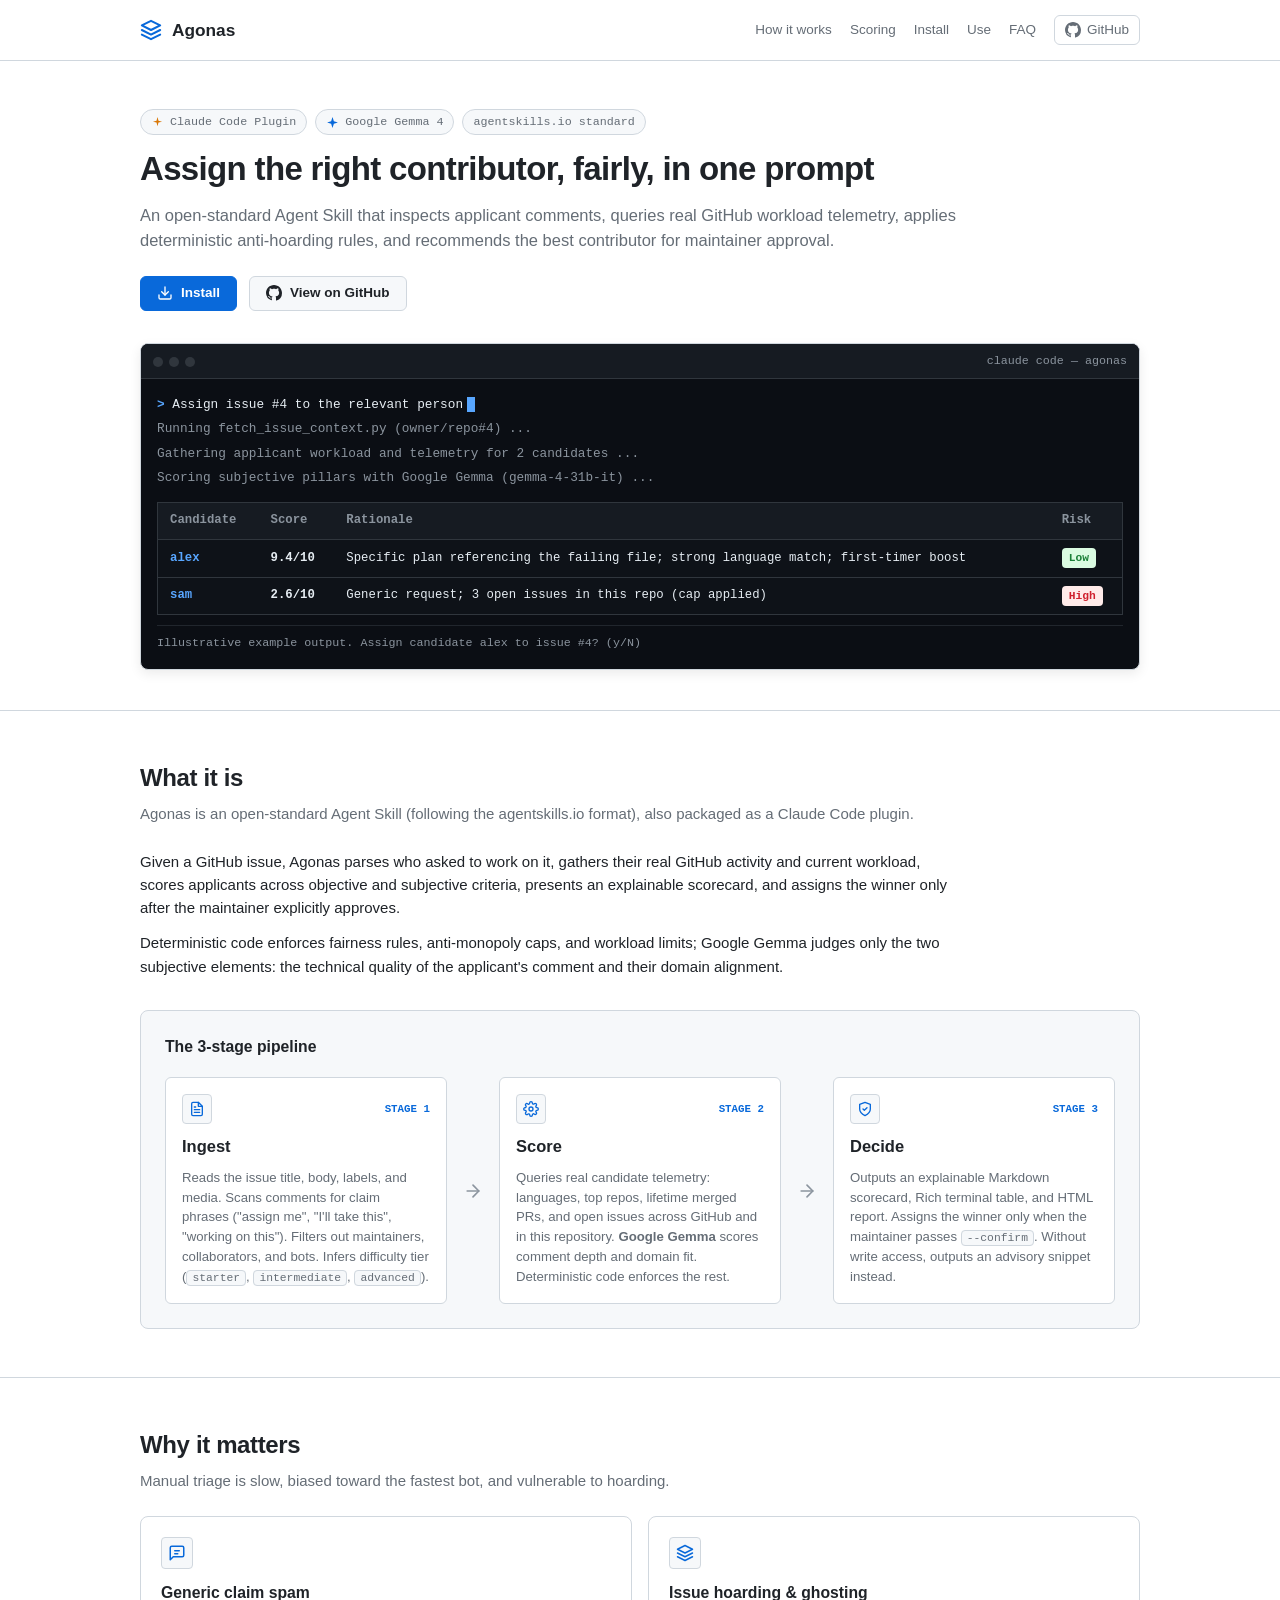
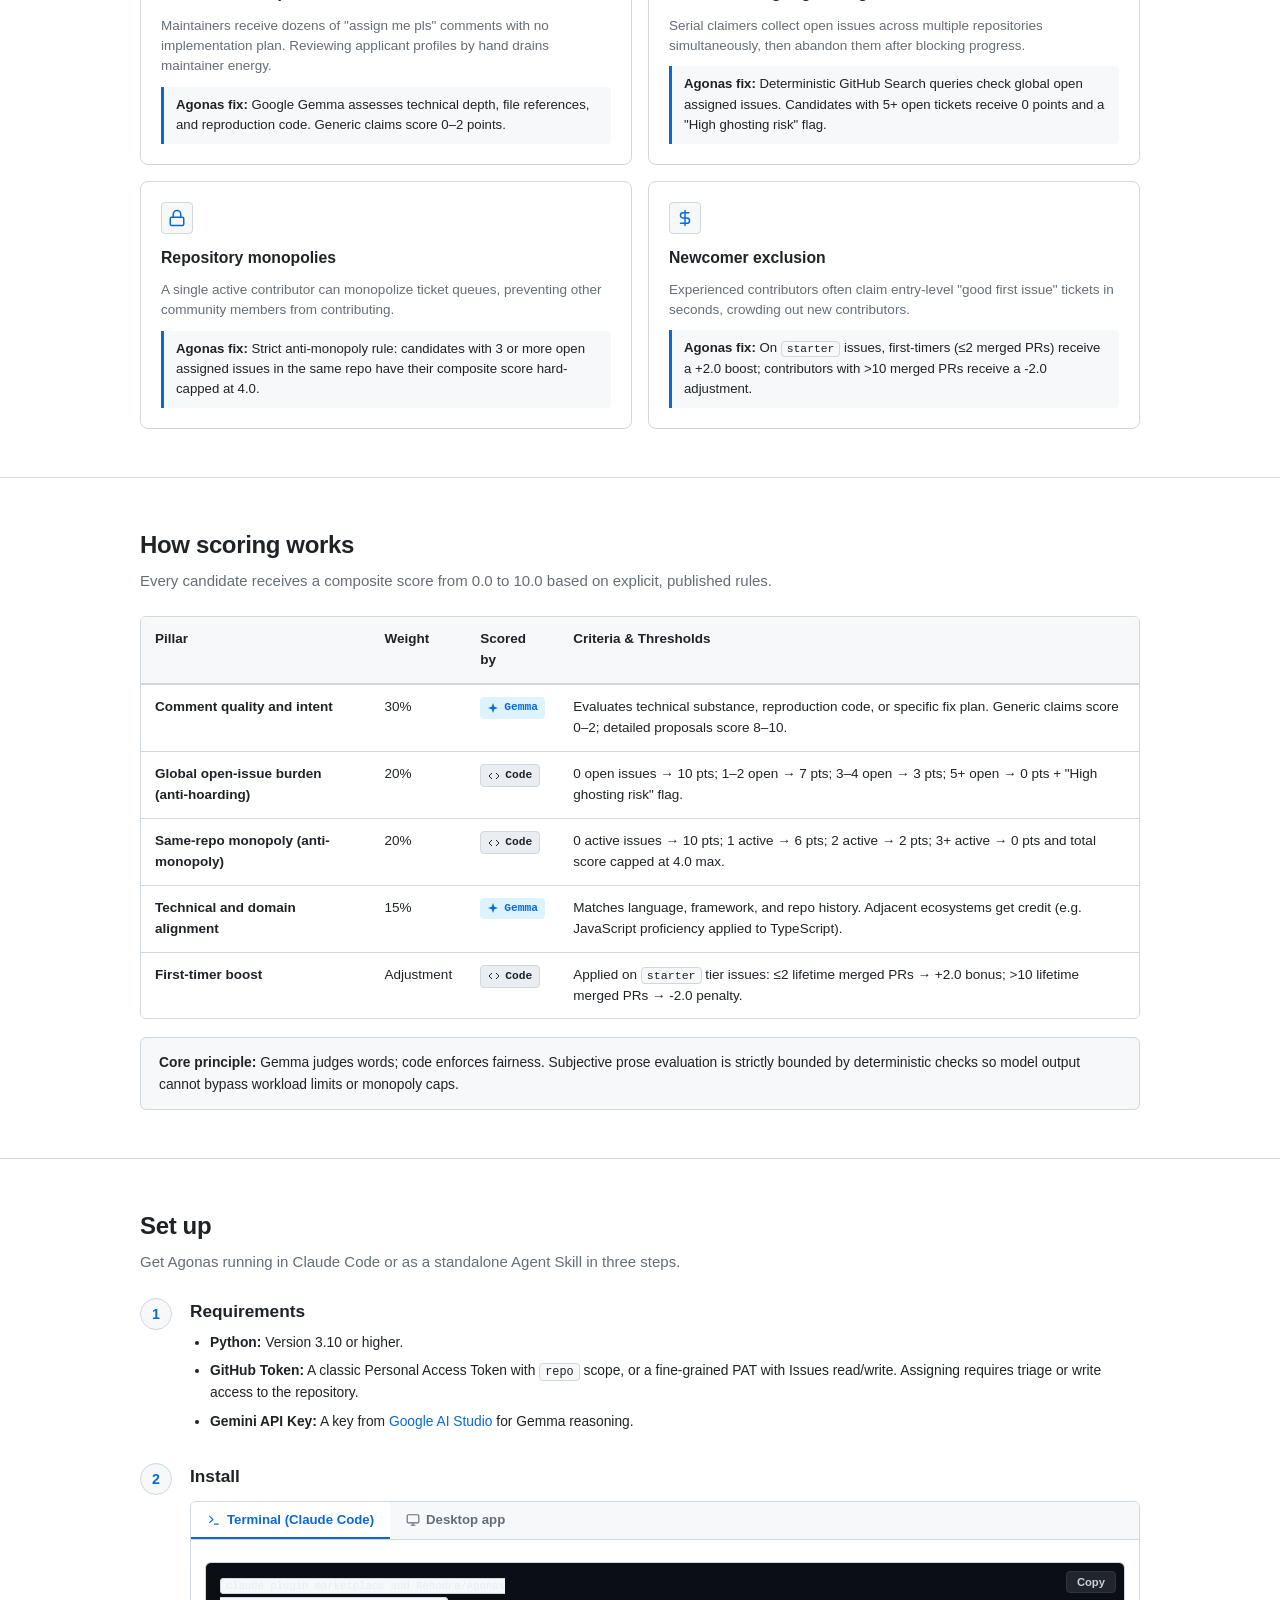
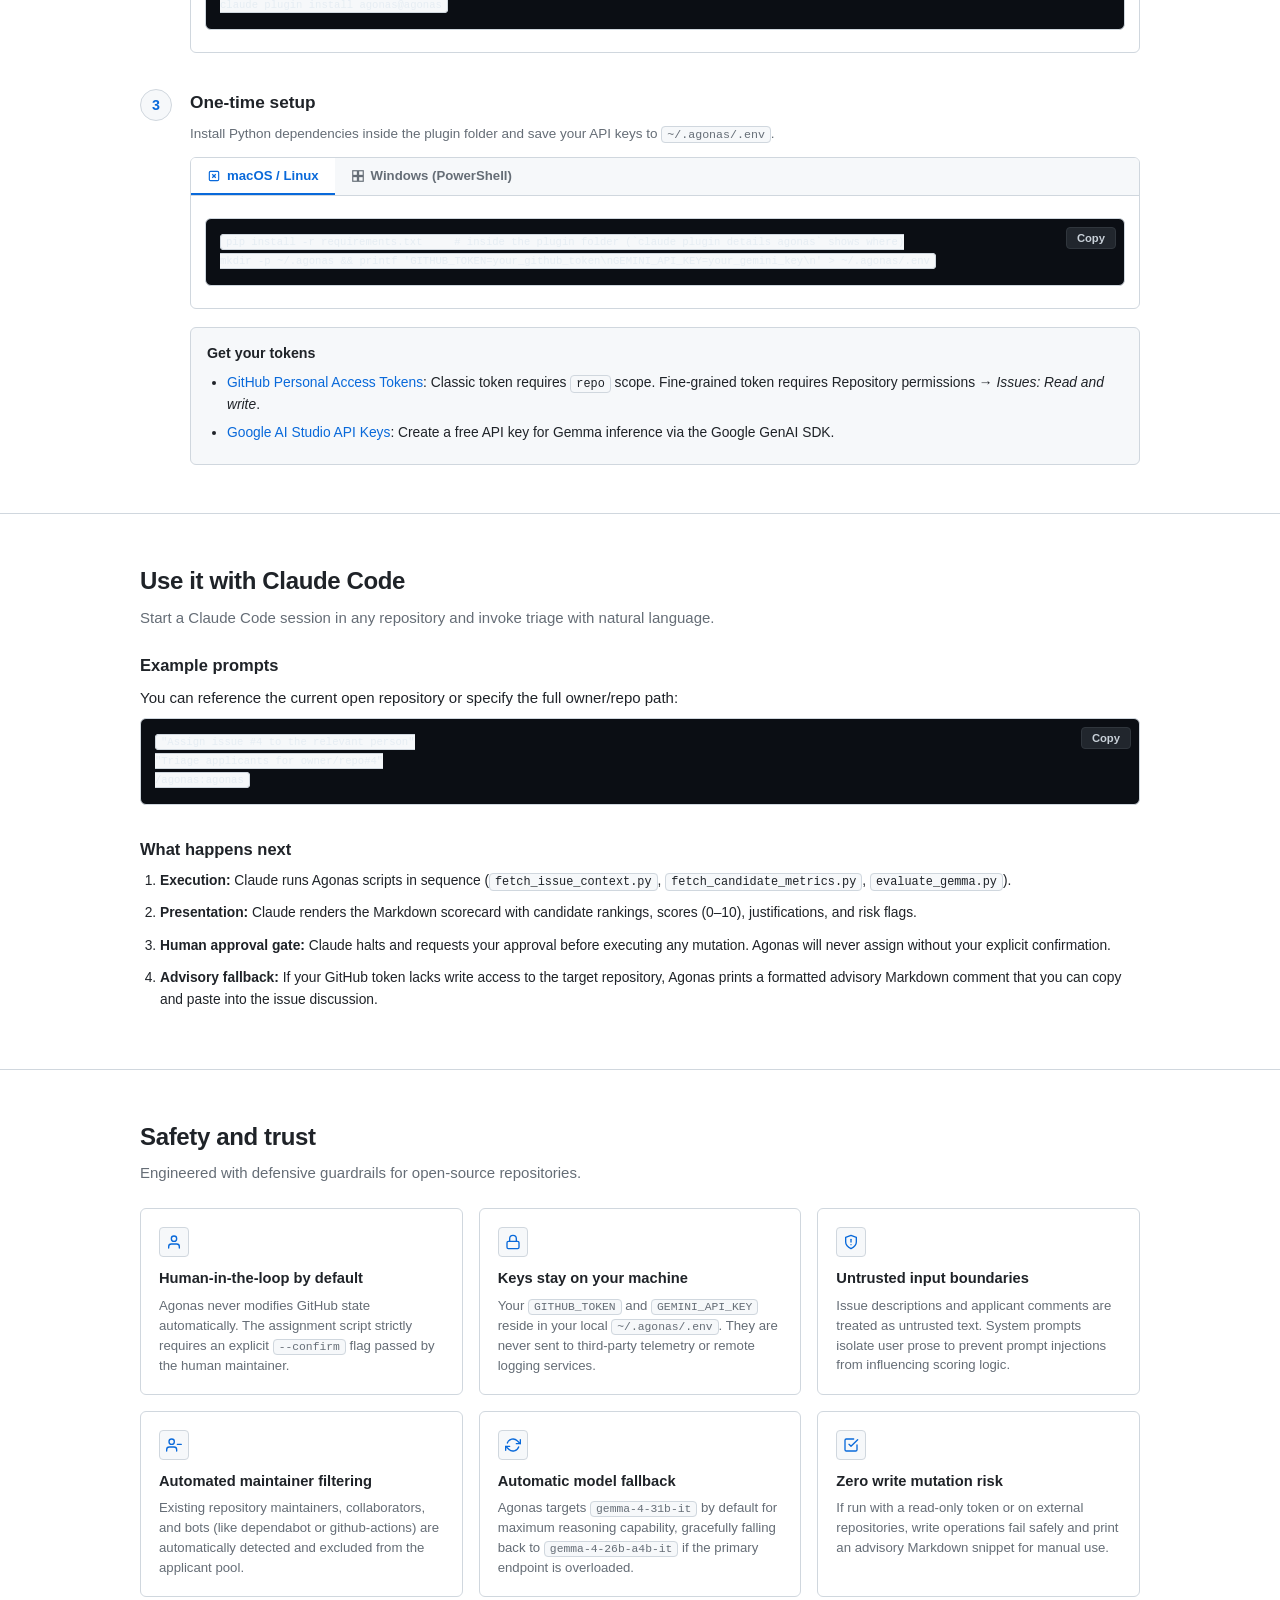
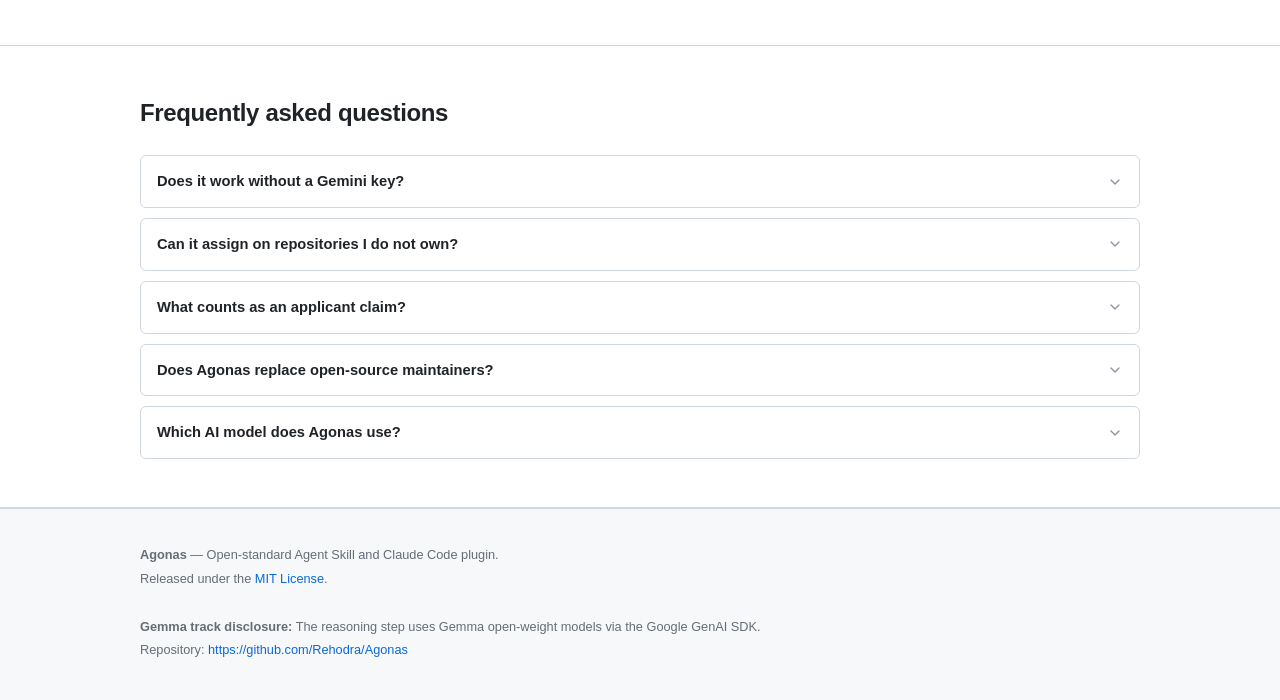
<file: landing/index.html>
<!doctype html>
<html lang="en">
<head>
  <meta charset="utf-8">
  <meta name="viewport" content="width=device-width, initial-scale=1">
  <title>Agonas — Autonomous GitHub Issue Triage for Claude Code</title>
  <meta name="description" content="An open-standard Agent Skill and Claude Code plugin that triages GitHub issue applicants, weeds out hoarding, and recommends the best contributor to assign.">
  <meta property="og:title" content="Agonas — Autonomous GitHub Issue Triage">
  <meta property="og:description" content="Triage GitHub issue applicants, evaluate workload and comment quality fairly, and assign the best contributor with maintainer approval.">
  <meta property="og:type" content="website">
  <meta property="og:url" content="https://rehodra.github.io/Agonas/">
  <meta name="twitter:card" content="summary">
  <meta name="twitter:title" content="Agonas — Autonomous GitHub Issue Triage">
  <meta name="twitter:description" content="An open-standard Agent Skill and Claude Code plugin powered by Google Gemma and deterministic fairness rules.">
  <link rel="icon" type="image/svg+xml" href="data:image/svg+xml,%3Csvg xmlns='http://www.w3.org/2000/svg' viewBox='0 0 24 24' fill='none' stroke='%232563eb' stroke-width='2.2' stroke-linecap='round' stroke-linejoin='round'%3E%3Cpolygon points='12 2 2 7 12 12 22 7 12 2'%3E%3C/polygon%3E%3Cpolyline points='2 17 12 22 22 17'%3E%3C/polyline%3E%3Cpolyline points='2 12 12 17 22 12'%3E%3C/polyline%3E%3C/svg%3E">
  <link rel="stylesheet" href="style.css">
</head>
<body>
  <!-- Header -->
  <header class="site-header">
    <div class="container header-inner">
      <a href="#" class="brand" aria-label="Agonas home">
        <svg class="brand-glyph" viewBox="0 0 24 24" fill="none" stroke="currentColor" stroke-width="2.2" stroke-linecap="round" stroke-linejoin="round" aria-hidden="true">
          <polygon points="12 2 2 7 12 12 22 7 12 2"></polygon>
          <polyline points="2 17 12 22 22 17"></polyline>
          <polyline points="2 12 12 17 22 12"></polyline>
        </svg>
        <span class="brand-text">Agonas</span>
      </a>

      <nav class="nav-links" aria-label="Main navigation">
        <a href="#how-it-works">How it works</a>
        <a href="#scoring">Scoring</a>
        <a href="#install">Install</a>
        <a href="#use">Use</a>
        <a href="#faq">FAQ</a>
        <a href="https://github.com/Rehodra/Agonas" target="_blank" rel="noreferrer" class="nav-link-gh" aria-label="GitHub repository">
          <svg class="icon-gh" viewBox="0 0 16 16" fill="currentColor" aria-hidden="true">
            <path d="M8 0c4.42 0 8 3.58 8 8a8.01 8.01 0 0 1-5.45 7.59c-.4.08-.55-.17-.55-.38 0-.27.01-1.13.01-2.2 0-.75-.25-1.23-.54-1.48 1.78-.2 3.65-.88 3.65-3.95 0-.88-.31-1.59-.82-2.15.08-.2.36-1.02-.08-2.12 0 0-.67-.22-2.2.82-.64-.18-1.32-.27-2-.27-.68 0-1.36.09-2 .27-1.53-1.03-2.2-.82-2.2-.82-.44 1.1-.16 1.92-.08 2.12-.51.56-.82 1.28-.82 2.15 0 3.06 1.86 3.75 3.64 3.95-.23.2-.44.55-.51 1.07-.46.21-1.61.55-2.33-.66-.15-.24-.6-.83-1.23-.82-.67.01-.27.38.01.53.34.19.73.9 1.02 1.17.38.35.88.58 1.43.58.28 0 .61-.03.95-.1v1.54c0 .21-.15.46-.55.38A8.01 8.01 0 0 1 0 8c0-4.42 3.58-8 8-8z"/>
          </svg>
          <span>GitHub</span>
        </a>
      </nav>
    </div>
  </header>

  <main>
    <!-- Hero Section -->
    <section class="hero-section">
      <div class="container">
        <div class="hero-copy animate-fade-in">
          <div class="hero-badges">
            <span class="badge-pill">
              <svg class="badge-icon icon-claude" viewBox="0 0 24 24" fill="currentColor" aria-hidden="true">
                <path d="M12 2L13.8 8.6L20.4 10.4L13.8 12.2L12 18.8L10.2 12.2L3.6 10.4L10.2 8.6L12 2Z"/>
              </svg>
              Claude Code Plugin
            </span>
            <span class="badge-pill">
              <svg class="badge-icon icon-gemma" viewBox="0 0 24 24" fill="currentColor" aria-hidden="true">
                <path d="M12 2L14.5 9.5L22 12L14.5 14.5L12 22L9.5 14.5L2 12L9.5 9.5L12 2Z"/>
              </svg>
              Google Gemma 4
            </span>
            <span class="badge-pill">agentskills.io standard</span>
          </div>

          <h1 class="hero-title">Assign the right contributor, fairly, in one prompt</h1>
          <p class="hero-lead">
            An open-standard Agent Skill that inspects applicant comments, queries real GitHub workload telemetry,
            applies deterministic anti-hoarding rules, and recommends the best contributor for maintainer approval.
          </p>

          <div class="hero-actions">
            <a href="#install" class="btn btn-primary">
              <svg class="btn-icon" viewBox="0 0 24 24" fill="none" stroke="currentColor" stroke-width="2" stroke-linecap="round" stroke-linejoin="round" aria-hidden="true">
                <path d="M21 15v4a2 2 0 0 1-2 2H5a2 2 0 0 1-2-2v-4"></path>
                <polyline points="7 10 12 15 17 10"></polyline>
                <line x1="12" y1="15" x2="12" y2="3"></line>
              </svg>
              Install
            </a>
            <a href="https://github.com/Rehodra/Agonas" target="_blank" rel="noreferrer" class="btn btn-secondary">
              <svg class="btn-icon" viewBox="0 0 16 16" fill="currentColor" aria-hidden="true">
                <path d="M8 0c4.42 0 8 3.58 8 8a8.01 8.01 0 0 1-5.45 7.59c-.4.08-.55-.17-.55-.38 0-.27.01-1.13.01-2.2 0-.75-.25-1.23-.54-1.48 1.78-.2 3.65-.88 3.65-3.95 0-.88-.31-1.59-.82-2.15.08-.2.36-1.02-.08-2.12 0 0-.67-.22-2.2.82-.64-.18-1.32-.27-2-.27-.68 0-1.36.09-2 .27-1.53-1.03-2.2-.82-2.2-.82-.44 1.1-.16 1.92-.08 2.12-.51.56-.82 1.28-.82 2.15 0 3.06 1.86 3.75 3.64 3.95-.23.2-.44.55-.51 1.07-.46.21-1.61.55-2.33-.66-.15-.24-.6-.83-1.23-.82-.67.01-.27.38.01.53.34.19.73.9 1.02 1.17.38.35.88.58 1.43.58.28 0 .61-.03.95-.1v1.54c0 .21-.15.46-.55.38A8.01 8.01 0 0 1 0 8c0-4.42 3.58-8 8-8z"/>
              </svg>
              View on GitHub
            </a>
          </div>
        </div>

        <!-- Terminal Mock -->
        <div class="terminal-mock animate-fade-in-delayed" aria-label="Terminal demonstration">
          <div class="terminal-bar">
            <div class="terminal-dots" aria-hidden="true">
              <span class="dot"></span>
              <span class="dot"></span>
              <span class="dot"></span>
            </div>
            <span class="terminal-name">claude code — agonas</span>
          </div>
          <div class="terminal-content">
            <div class="term-line">
              <span class="term-prompt">&gt;</span> Assign issue #4 to the relevant person<span class="term-cursor" aria-hidden="true"></span>
            </div>
            <div class="term-line term-dim">Running fetch_issue_context.py (owner/repo#4) ...</div>
            <div class="term-line term-dim">Gathering applicant workload and telemetry for 2 candidates ...</div>
            <div class="term-line term-dim">Scoring subjective pillars with Google Gemma (gemma-4-31b-it) ...</div>
            <div class="term-table-wrapper">
              <table class="term-table">
                <caption class="visually-hidden">Illustrative example output scorecard</caption>
                <thead>
                  <tr>
                    <th scope="col">Candidate</th>
                    <th scope="col">Score</th>
                    <th scope="col">Rationale</th>
                    <th scope="col">Risk</th>
                  </tr>
                </thead>
                <tbody>
                  <tr>
                    <td class="term-user">alex</td>
                    <td class="term-score">9.4/10</td>
                    <td>Specific plan referencing the failing file; strong language match; first-timer boost</td>
                    <td><span class="badge-risk risk-low">Low</span></td>
                  </tr>
                  <tr>
                    <td class="term-user">sam</td>
                    <td class="term-score">2.6/10</td>
                    <td>Generic request; 3 open issues in this repo (cap applied)</td>
                    <td><span class="badge-risk risk-high">High</span></td>
                  </tr>
                </tbody>
              </table>
            </div>
            <div class="term-note">Illustrative example output. Assign candidate alex to issue #4? (y/N)</div>
          </div>
        </div>
      </div>
    </section>

    <!-- What it is -->
    <section class="section" id="what-it-is">
      <div class="container">
        <div class="section-header">
          <h2 class="section-title">What it is</h2>
          <p class="section-lead">
            Agonas is an open-standard Agent Skill (following the agentskills.io format), also packaged as a Claude Code plugin.
          </p>
        </div>

        <div class="prose-block">
          <p>
            Given a GitHub issue, Agonas parses who asked to work on it, gathers their real GitHub activity and current workload,
            scores applicants across objective and subjective criteria, presents an explainable scorecard, and assigns the winner
            only after the maintainer explicitly approves.
          </p>
          <p>
            Deterministic code enforces fairness rules, anti-monopoly caps, and workload limits; Google Gemma judges only the two
            subjective elements: the technical quality of the applicant's comment and their domain alignment.
          </p>
        </div>

        <!-- 3-Stage Pipeline Diagram -->
        <div class="pipeline-container" id="how-it-works">
          <h3 class="pipeline-heading">The 3-stage pipeline</h3>
          <div class="pipeline-grid">
            <div class="pipeline-card">
              <div class="pipeline-card-header">
                <div class="pipeline-icon-box" aria-hidden="true">
                  <svg viewBox="0 0 24 24" fill="none" stroke="currentColor" stroke-width="2" stroke-linecap="round" stroke-linejoin="round">
                    <path d="M14 2H6a2 2 0 0 0-2 2v16a2 2 0 0 0 2 2h12a2 2 0 0 0 2-2V8z"></path>
                    <polyline points="14 2 14 8 20 8"></polyline>
                    <line x1="16" y1="13" x2="8" y2="13"></line>
                    <line x1="16" y1="17" x2="8" y2="17"></line>
                    <polyline points="10 9 9 9 8 9"></polyline>
                  </svg>
                </div>
                <div class="pipeline-badge">Stage 1</div>
              </div>
              <h4 class="pipeline-title">Ingest</h4>
              <p class="pipeline-text">
                Reads the issue title, body, labels, and media. Scans comments for claim phrases ("assign me", "I'll take this", "working on this"). Filters out maintainers, collaborators, and bots. Infers difficulty tier (<code>starter</code>, <code>intermediate</code>, <code>advanced</code>).
              </p>
            </div>

            <div class="pipeline-arrow" aria-hidden="true">
              <svg class="pipeline-arrow-icon" viewBox="0 0 24 24" fill="none" stroke="currentColor" stroke-width="2" stroke-linecap="round" stroke-linejoin="round">
                <line x1="5" y1="12" x2="19" y2="12"></line>
                <polyline points="12 5 19 12 12 19"></polyline>
              </svg>
            </div>

            <div class="pipeline-card">
              <div class="pipeline-card-header">
                <div class="pipeline-icon-box" aria-hidden="true">
                  <svg viewBox="0 0 24 24" fill="none" stroke="currentColor" stroke-width="2" stroke-linecap="round" stroke-linejoin="round">
                    <circle cx="12" cy="12" r="3"></circle>
                    <path d="M19.4 15a1.65 1.65 0 0 0 .33 1.82l.06.06a2 2 0 0 1 0 2.83 2 2 0 0 1-2.83 0l-.06-.06a1.65 1.65 0 0 0-1.82-.33 1.65 1.65 0 0 0-1 1.51V21a2 2 0 0 1-2 2 2 2 0 0 1-2-2v-.09A1.65 1.65 0 0 0 9 19.4a1.65 1.65 0 0 0-1.82.33l-.06.06a2 2 0 0 1-2.83 0 2 2 0 0 1 0-2.83l.06-.06a1.65 1.65 0 0 0 .33-1.82 1.65 1.65 0 0 0-1.51-1H3a2 2 0 0 1-2-2 2 2 0 0 1 2-2h.09A1.65 1.65 0 0 0 4.6 9a1.65 1.65 0 0 0-.33-1.82l-.06-.06a2 2 0 0 1 0-2.83 2 2 0 0 1 2.83 0l.06.06a1.65 1.65 0 0 0 1.82.33H9a1.65 1.65 0 0 0 1-1.51V3a2 2 0 0 1 2-2 2 2 0 0 1 2 2v.09a1.65 1.65 0 0 0 1 1.51 1.65 1.65 0 0 0 1.82-.33l.06-.06a2 2 0 0 1 2.83 0 2 2 0 0 1 0 2.83l-.06.06a1.65 1.65 0 0 0-.33 1.82V9a1.65 1.65 0 0 0 1.51 1H21a2 2 0 0 1 2 2 2 2 0 0 1-2 2h-.09a1.65 1.65 0 0 0-1.51 1z"></path>
                  </svg>
                </div>
                <div class="pipeline-badge">Stage 2</div>
              </div>
              <h4 class="pipeline-title">Score</h4>
              <p class="pipeline-text">
                Queries real candidate telemetry: languages, top repos, lifetime merged PRs, and open issues across GitHub and in this repository. <strong>Google Gemma</strong> scores comment depth and domain fit. Deterministic code enforces the rest.
              </p>
            </div>

            <div class="pipeline-arrow" aria-hidden="true">
              <svg class="pipeline-arrow-icon" viewBox="0 0 24 24" fill="none" stroke="currentColor" stroke-width="2" stroke-linecap="round" stroke-linejoin="round">
                <line x1="5" y1="12" x2="19" y2="12"></line>
                <polyline points="12 5 19 12 12 19"></polyline>
              </svg>
            </div>

            <div class="pipeline-card">
              <div class="pipeline-card-header">
                <div class="pipeline-icon-box" aria-hidden="true">
                  <svg viewBox="0 0 24 24" fill="none" stroke="currentColor" stroke-width="2" stroke-linecap="round" stroke-linejoin="round">
                    <path d="M12 22s8-4 8-10V5l-8-3-8 3v7c0 6 8 10 8 10z"></path>
                    <polyline points="9 12 11 14 15 10"></polyline>
                  </svg>
                </div>
                <div class="pipeline-badge">Stage 3</div>
              </div>
              <h4 class="pipeline-title">Decide</h4>
              <p class="pipeline-text">
                Outputs an explainable Markdown scorecard, Rich terminal table, and HTML report. Assigns the winner only when the maintainer passes <code>--confirm</code>. Without write access, outputs an advisory snippet instead.
              </p>
            </div>
          </div>
        </div>
      </div>
    </section>

    <!-- Why it matters -->
    <section class="section" id="why-it-matters">
      <div class="container">
        <div class="section-header">
          <h2 class="section-title">Why it matters</h2>
          <p class="section-lead">Manual triage is slow, biased toward the fastest bot, and vulnerable to hoarding.</p>
        </div>

        <div class="cards-grid">
          <div class="info-card">
            <div class="info-card-icon" aria-hidden="true">
              <svg viewBox="0 0 24 24" fill="none" stroke="currentColor" stroke-width="2" stroke-linecap="round" stroke-linejoin="round">
                <path d="M21 15a2 2 0 0 1-2 2H7l-4 4V5a2 2 0 0 1 2-2h14a2 2 0 0 1 2 2z"></path>
                <line x1="9" y1="9" x2="15" y2="9"></line>
                <line x1="9" y1="13" x2="13" y2="13"></line>
              </svg>
            </div>
            <h3 class="card-title">Generic claim spam</h3>
            <p class="card-problem">
              Maintainers receive dozens of "assign me pls" comments with no implementation plan. Reviewing applicant profiles by hand drains maintainer energy.
            </p>
            <div class="card-solution">
              <strong>Agonas fix:</strong> Google Gemma assesses technical depth, file references, and reproduction code. Generic claims score 0–2 points.
            </div>
          </div>

          <div class="info-card">
            <div class="info-card-icon" aria-hidden="true">
              <svg viewBox="0 0 24 24" fill="none" stroke="currentColor" stroke-width="2" stroke-linecap="round" stroke-linejoin="round">
                <polygon points="12 2 2 7 12 12 22 7 12 2"></polygon>
                <polyline points="2 17 12 22 22 17"></polyline>
                <polyline points="2 12 12 17 22 12"></polyline>
              </svg>
            </div>
            <h3 class="card-title">Issue hoarding &amp; ghosting</h3>
            <p class="card-problem">
              Serial claimers collect open issues across multiple repositories simultaneously, then abandon them after blocking progress.
            </p>
            <div class="card-solution">
              <strong>Agonas fix:</strong> Deterministic GitHub Search queries check global open assigned issues. Candidates with 5+ open tickets receive 0 points and a "High ghosting risk" flag.
            </div>
          </div>

          <div class="info-card">
            <div class="info-card-icon" aria-hidden="true">
              <svg viewBox="0 0 24 24" fill="none" stroke="currentColor" stroke-width="2" stroke-linecap="round" stroke-linejoin="round">
                <rect x="3" y="11" width="18" height="11" rx="2" ry="2"></rect>
                <path d="M7 11V7a5 5 0 0 1 10 0v4"></path>
              </svg>
            </div>
            <h3 class="card-title">Repository monopolies</h3>
            <p class="card-problem">
              A single active contributor can monopolize ticket queues, preventing other community members from contributing.
            </p>
            <div class="card-solution">
              <strong>Agonas fix:</strong> Strict anti-monopoly rule: candidates with 3 or more open assigned issues in the same repo have their composite score hard-capped at 4.0.
            </div>
          </div>

          <div class="info-card">
            <div class="info-card-icon" aria-hidden="true">
              <svg viewBox="0 0 24 24" fill="none" stroke="currentColor" stroke-width="2" stroke-linecap="round" stroke-linejoin="round">
                <path d="M12 2v20M17 5H9.5a3.5 3.5 0 0 0 0 7h5a3.5 3.5 0 0 1 0 7H6"></path>
              </svg>
            </div>
            <h3 class="card-title">Newcomer exclusion</h3>
            <p class="card-problem">
              Experienced contributors often claim entry-level "good first issue" tickets in seconds, crowding out new contributors.
            </p>
            <div class="card-solution">
              <strong>Agonas fix:</strong> On <code>starter</code> issues, first-timers (&le;2 merged PRs) receive a +2.0 boost; contributors with &gt;10 merged PRs receive a -2.0 adjustment.
            </div>
          </div>
        </div>
      </div>
    </section>

    <!-- How scoring works -->
    <section class="section" id="scoring">
      <div class="container">
        <div class="section-header">
          <h2 class="section-title">How scoring works</h2>
          <p class="section-lead">
            Every candidate receives a composite score from 0.0 to 10.0 based on explicit, published rules.
          </p>
        </div>

        <div class="table-container">
          <table class="rubric-table">
            <thead>
              <tr>
                <th scope="col">Pillar</th>
                <th scope="col">Weight</th>
                <th scope="col">Scored by</th>
                <th scope="col">Criteria &amp; Thresholds</th>
              </tr>
            </thead>
            <tbody>
              <tr>
                <th scope="row" class="row-pillar">Comment quality and intent</th>
                <td>30%</td>
                <td>
                  <span class="pill-badge pill-gemma">
                    <svg class="pill-icon" viewBox="0 0 24 24" fill="currentColor" aria-hidden="true">
                      <path d="M12 2L14.5 9.5L22 12L14.5 14.5L12 22L9.5 14.5L2 12L9.5 9.5L12 2Z"/>
                    </svg>
                    Gemma
                  </span>
                </td>
                <td>Evaluates technical substance, reproduction code, or specific fix plan. Generic claims score 0–2; detailed proposals score 8–10.</td>
              </tr>
              <tr>
                <th scope="row" class="row-pillar">Global open-issue burden (anti-hoarding)</th>
                <td>20%</td>
                <td>
                  <span class="pill-badge pill-code">
                    <svg class="pill-icon" viewBox="0 0 24 24" fill="none" stroke="currentColor" stroke-width="2" aria-hidden="true">
                      <polyline points="16 18 22 12 16 6"></polyline>
                      <polyline points="8 6 2 12 8 18"></polyline>
                    </svg>
                    Code
                  </span>
                </td>
                <td>0 open issues &rarr; 10 pts; 1–2 open &rarr; 7 pts; 3–4 open &rarr; 3 pts; 5+ open &rarr; 0 pts + "High ghosting risk" flag.</td>
              </tr>
              <tr>
                <th scope="row" class="row-pillar">Same-repo monopoly (anti-monopoly)</th>
                <td>20%</td>
                <td>
                  <span class="pill-badge pill-code">
                    <svg class="pill-icon" viewBox="0 0 24 24" fill="none" stroke="currentColor" stroke-width="2" aria-hidden="true">
                      <polyline points="16 18 22 12 16 6"></polyline>
                      <polyline points="8 6 2 12 8 18"></polyline>
                    </svg>
                    Code
                  </span>
                </td>
                <td>0 active issues &rarr; 10 pts; 1 active &rarr; 6 pts; 2 active &rarr; 2 pts; 3+ active &rarr; 0 pts and total score capped at 4.0 max.</td>
              </tr>
              <tr>
                <th scope="row" class="row-pillar">Technical and domain alignment</th>
                <td>15%</td>
                <td>
                  <span class="pill-badge pill-gemma">
                    <svg class="pill-icon" viewBox="0 0 24 24" fill="currentColor" aria-hidden="true">
                      <path d="M12 2L14.5 9.5L22 12L14.5 14.5L12 22L9.5 14.5L2 12L9.5 9.5L12 2Z"/>
                    </svg>
                    Gemma
                  </span>
                </td>
                <td>Matches language, framework, and repo history. Adjacent ecosystems get credit (e.g. JavaScript proficiency applied to TypeScript).</td>
              </tr>
              <tr>
                <th scope="row" class="row-pillar">First-timer boost</th>
                <td>Adjustment</td>
                <td>
                  <span class="pill-badge pill-code">
                    <svg class="pill-icon" viewBox="0 0 24 24" fill="none" stroke="currentColor" stroke-width="2" aria-hidden="true">
                      <polyline points="16 18 22 12 16 6"></polyline>
                      <polyline points="8 6 2 12 8 18"></polyline>
                    </svg>
                    Code
                  </span>
                </td>
                <td>Applied on <code>starter</code> tier issues: &le;2 lifetime merged PRs &rarr; +2.0 bonus; &gt;10 lifetime merged PRs &rarr; -2.0 penalty.</td>
              </tr>
            </tbody>
          </table>
        </div>

        <div class="callout-box">
          <p>
            <strong>Core principle:</strong> Gemma judges words; code enforces fairness. Subjective prose evaluation is strictly bounded by deterministic checks so model output cannot bypass workload limits or monopoly caps.
          </p>
        </div>
      </div>
    </section>

    <!-- Set up -->
    <section class="section" id="install">
      <div class="container">
        <div class="section-header">
          <h2 class="section-title">Set up</h2>
          <p class="section-lead">Get Agonas running in Claude Code or as a standalone Agent Skill in three steps.</p>
        </div>

        <div class="setup-steps">
          <!-- Step 1: Requirements -->
          <div class="setup-step">
            <div class="step-marker" aria-hidden="true">1</div>
            <div class="step-body">
              <h3 class="step-title">Requirements</h3>
              <ul class="step-list">
                <li><strong>Python:</strong> Version 3.10 or higher.</li>
                <li><strong>GitHub Token:</strong> A classic Personal Access Token with <code>repo</code> scope, or a fine-grained PAT with Issues read/write. Assigning requires triage or write access to the repository.</li>
                <li><strong>Gemini API Key:</strong> A key from <a href="https://aistudio.google.com/" target="_blank" rel="noreferrer">Google AI Studio</a> for Gemma reasoning.</li>
              </ul>
            </div>
          </div>

          <!-- Step 2: Install -->
          <div class="setup-step">
            <div class="step-marker" aria-hidden="true">2</div>
            <div class="step-body">
              <h3 class="step-title">Install</h3>
              
              <div class="tab-wrapper" data-tab-group="install">
                <div class="tab-header" role="tablist" aria-label="Installation method">
                  <button type="button" class="tab-btn active" role="tab" aria-selected="true" aria-controls="install-cli" id="tab-btn-cli">
                    <svg class="tab-icon" viewBox="0 0 24 24" fill="none" stroke="currentColor" stroke-width="2" aria-hidden="true">
                      <polyline points="4 17 10 11 4 5"></polyline>
                      <line x1="12" y1="19" x2="20" y2="19"></line>
                    </svg>
                    Terminal (Claude Code)
                  </button>
                  <button type="button" class="tab-btn" role="tab" aria-selected="false" aria-controls="install-desktop" id="tab-btn-desktop">
                    <svg class="tab-icon" viewBox="0 0 24 24" fill="none" stroke="currentColor" stroke-width="2" aria-hidden="true">
                      <rect x="2" y="3" width="20" height="14" rx="2" ry="2"></rect>
                      <line x1="8" y1="21" x2="16" y2="21"></line>
                      <line x1="12" y1="17" x2="12" y2="21"></line>
                    </svg>
                    Desktop app
                  </button>
                </div>
                <div class="tab-panels">
                  <div class="tab-panel active" id="install-cli" role="tabpanel" aria-labelledby="tab-btn-cli">
                    <div class="code-block-wrapper">
                      <pre><code>claude plugin marketplace add Rehodra/Agonas
claude plugin install agonas@agonas</code></pre>
                      <button type="button" class="btn-copy" data-copy="claude plugin marketplace add Rehodra/Agonas&#10;claude plugin install agonas@agonas">Copy</button>
                    </div>
                  </div>
                  <div class="tab-panel" id="install-desktop" role="tabpanel" aria-labelledby="tab-btn-desktop">
                    <p class="tab-instruction">
                      Run the marketplace command once in a terminal:
                    </p>
                    <div class="code-block-wrapper">
                      <pre><code>claude plugin marketplace add Rehodra/Agonas</code></pre>
                      <button type="button" class="btn-copy" data-copy="claude plugin marketplace add Rehodra/Agonas">Copy</button>
                    </div>
                    <p class="tab-instruction">
                      Then inside the Claude desktop app (Code tab, local session), navigate to:
                      <strong>+ &rarr; Plugins &rarr; Add plugin &rarr; Agonas</strong>.
                    </p>
                  </div>
                </div>
              </div>
            </div>
          </div>

          <!-- Step 3: One-time setup -->
          <div class="setup-step">
            <div class="step-marker" aria-hidden="true">3</div>
            <div class="step-body">
              <h3 class="step-title">One-time setup</h3>
              <p class="step-sub">Install Python dependencies inside the plugin folder and save your API keys to <code>~/.agonas/.env</code>.</p>

              <div class="tab-wrapper" data-tab-group="os">
                <div class="tab-header" role="tablist" aria-label="Operating system setup">
                  <button type="button" class="tab-btn active" role="tab" aria-selected="true" aria-controls="os-unix" id="tab-btn-unix">
                    <svg class="tab-icon" viewBox="0 0 24 24" fill="none" stroke="currentColor" stroke-width="2" aria-hidden="true">
                      <rect x="4" y="4" width="16" height="16" rx="2" ry="2"></rect>
                      <line x1="9" y1="9" x2="15" y2="15"></line>
                      <line x1="15" y1="9" x2="9" y2="15"></line>
                    </svg>
                    macOS / Linux
                  </button>
                  <button type="button" class="tab-btn" role="tab" aria-selected="false" aria-controls="os-win" id="tab-btn-win">
                    <svg class="tab-icon" viewBox="0 0 24 24" fill="none" stroke="currentColor" stroke-width="2" aria-hidden="true">
                      <rect x="3" y="3" width="8" height="8"></rect>
                      <rect x="13" y="3" width="8" height="8"></rect>
                      <rect x="3" y="13" width="8" height="8"></rect>
                      <rect x="13" y="13" width="8" height="8"></rect>
                    </svg>
                    Windows (PowerShell)
                  </button>
                </div>
                <div class="tab-panels">
                  <div class="tab-panel active" id="os-unix" role="tabpanel" aria-labelledby="tab-btn-unix">
                    <div class="code-block-wrapper">
                      <pre><code>pip install -r requirements.txt     # inside the plugin folder (`claude plugin details agonas` shows where)
mkdir -p ~/.agonas && printf 'GITHUB_TOKEN=your_github_token\nGEMINI_API_KEY=your_gemini_key\n' > ~/.agonas/.env</code></pre>
                      <button type="button" class="btn-copy" data-copy="pip install -r requirements.txt&#10;mkdir -p ~/.agonas && printf 'GITHUB_TOKEN=your_github_token\nGEMINI_API_KEY=your_gemini_key\n' > ~/.agonas/.env">Copy</button>
                    </div>
                  </div>
                  <div class="tab-panel" id="os-win" role="tabpanel" aria-labelledby="tab-btn-win">
                    <div class="code-block-wrapper">
                      <pre><code>pip install -r requirements.txt     # inside the plugin folder (`claude plugin details agonas` shows where)
New-Item -ItemType Directory -Force -Path "$HOME\.agonas"
@"
GITHUB_TOKEN=your_github_token
GEMINI_API_KEY=your_gemini_key
"@ | Out-File -FilePath "$HOME\.agonas\.env" -Encoding utf8</code></pre>
                      <button type="button" class="btn-copy" data-copy="pip install -r requirements.txt&#10;New-Item -ItemType Directory -Force -Path &quot;$HOME\.agonas&quot;&#10;@&quot;&#10;GITHUB_TOKEN=your_github_token&#10;GEMINI_API_KEY=your_gemini_key&#10;&quot;@ | Out-File -FilePath &quot;$HOME\.agonas\.env&quot; -Encoding utf8">Copy</button>
                    </div>
                  </div>
                </div>
              </div>

              <!-- Token Links -->
              <div class="tokens-guide">
                <h4 class="tokens-title">Get your tokens</h4>
                <ul class="step-list">
                  <li>
                    <a href="https://github.com/settings/tokens" target="_blank" rel="noreferrer">GitHub Personal Access Tokens</a>:
                    Classic token requires <code>repo</code> scope. Fine-grained token requires Repository permissions &rarr; <em>Issues: Read and write</em>.
                  </li>
                  <li>
                    <a href="https://aistudio.google.com/app/apikey" target="_blank" rel="noreferrer">Google AI Studio API Keys</a>:
                    Create a free API key for Gemma inference via the Google GenAI SDK.
                  </li>
                </ul>
              </div>
            </div>
          </div>
        </div>
      </div>
    </section>

    <!-- Use it with Claude Code -->
    <section class="section" id="use">
      <div class="container">
        <div class="section-header">
          <h2 class="section-title">Use it with Claude Code</h2>
          <p class="section-lead">Start a Claude Code session in any repository and invoke triage with natural language.</p>
        </div>

        <div class="use-content">
          <div class="use-block">
            <h3 class="use-title">Example prompts</h3>
            <p>You can reference the current open repository or specify the full owner/repo path:</p>
            <div class="code-block-wrapper">
              <pre><code>"Assign issue #4 to the relevant person"
"Triage applicants for owner/repo#4"
/agonas:agonas</code></pre>
              <button type="button" class="btn-copy" data-copy="&quot;Assign issue #4 to the relevant person&quot;&#10;&quot;Triage applicants for owner/repo#4&quot;&#10;/agonas:agonas">Copy</button>
            </div>
          </div>

          <div class="use-block">
            <h3 class="use-title">What happens next</h3>
            <ol class="use-steps">
              <li>
                <strong>Execution:</strong> Claude runs Agonas scripts in sequence (<code>fetch_issue_context.py</code>, <code>fetch_candidate_metrics.py</code>, <code>evaluate_gemma.py</code>).
              </li>
              <li>
                <strong>Presentation:</strong> Claude renders the Markdown scorecard with candidate rankings, scores (0–10), justifications, and risk flags.
              </li>
              <li>
                <strong>Human approval gate:</strong> Claude halts and requests your approval before executing any mutation. Agonas will never assign without your explicit confirmation.
              </li>
              <li>
                <strong>Advisory fallback:</strong> If your GitHub token lacks write access to the target repository, Agonas prints a formatted advisory Markdown comment that you can copy and paste into the issue discussion.
              </li>
            </ol>
          </div>
        </div>
      </div>
    </section>

    <!-- Safety and trust -->
    <section class="section" id="safety">
      <div class="container">
        <div class="section-header">
          <h2 class="section-title">Safety and trust</h2>
          <p class="section-lead">Engineered with defensive guardrails for open-source repositories.</p>
        </div>

        <div class="safety-grid">
          <div class="safety-item">
            <div class="safety-icon" aria-hidden="true">
              <svg viewBox="0 0 24 24" fill="none" stroke="currentColor" stroke-width="2" stroke-linecap="round" stroke-linejoin="round">
                <path d="M20 21v-2a4 4 0 0 0-4-4H8a4 4 0 0 0-4 4v2"></path>
                <circle cx="12" cy="7" r="4"></circle>
              </svg>
            </div>
            <h3 class="safety-title">Human-in-the-loop by default</h3>
            <p class="safety-desc">Agonas never modifies GitHub state automatically. The assignment script strictly requires an explicit <code>--confirm</code> flag passed by the human maintainer.</p>
          </div>
          <div class="safety-item">
            <div class="safety-icon" aria-hidden="true">
              <svg viewBox="0 0 24 24" fill="none" stroke="currentColor" stroke-width="2" stroke-linecap="round" stroke-linejoin="round">
                <rect x="3" y="11" width="18" height="11" rx="2" ry="2"></rect>
                <path d="M7 11V7a5 5 0 0 1 10 0v4"></path>
              </svg>
            </div>
            <h3 class="safety-title">Keys stay on your machine</h3>
            <p class="safety-desc">Your <code>GITHUB_TOKEN</code> and <code>GEMINI_API_KEY</code> reside in your local <code>~/.agonas/.env</code>. They are never sent to third-party telemetry or remote logging services.</p>
          </div>
          <div class="safety-item">
            <div class="safety-icon" aria-hidden="true">
              <svg viewBox="0 0 24 24" fill="none" stroke="currentColor" stroke-width="2" stroke-linecap="round" stroke-linejoin="round">
                <path d="M12 22s8-4 8-10V5l-8-3-8 3v7c0 6 8 10 8 10z"></path>
                <line x1="12" y1="8" x2="12" y2="12"></line>
                <line x1="12" y1="16" x2="12.01" y2="16"></line>
              </svg>
            </div>
            <h3 class="safety-title">Untrusted input boundaries</h3>
            <p class="safety-desc">Issue descriptions and applicant comments are treated as untrusted text. System prompts isolate user prose to prevent prompt injections from influencing scoring logic.</p>
          </div>
          <div class="safety-item">
            <div class="safety-icon" aria-hidden="true">
              <svg viewBox="0 0 24 24" fill="none" stroke="currentColor" stroke-width="2" stroke-linecap="round" stroke-linejoin="round">
                <path d="M16 21v-2a4 4 0 0 0-4-4H5a4 4 0 0 0-4 4v2"></path>
                <circle cx="8.5" cy="7" r="4"></circle>
                <line x1="23" y1="11" x2="17" y2="11"></line>
              </svg>
            </div>
            <h3 class="safety-title">Automated maintainer filtering</h3>
            <p class="safety-desc">Existing repository maintainers, collaborators, and bots (like dependabot or github-actions) are automatically detected and excluded from the applicant pool.</p>
          </div>
          <div class="safety-item">
            <div class="safety-icon" aria-hidden="true">
              <svg viewBox="0 0 24 24" fill="none" stroke="currentColor" stroke-width="2" stroke-linecap="round" stroke-linejoin="round">
                <polyline points="23 4 23 10 17 10"></polyline>
                <polyline points="1 20 1 14 7 14"></polyline>
                <path d="M3.51 9a9 9 0 0 1 14.85-3.36L23 10M1 14l4.64 4.36A9 9 0 0 0 20.49 15"></path>
              </svg>
            </div>
            <h3 class="safety-title">Automatic model fallback</h3>
            <p class="safety-desc">Agonas targets <code>gemma-4-31b-it</code> by default for maximum reasoning capability, gracefully falling back to <code>gemma-4-26b-a4b-it</code> if the primary endpoint is overloaded.</p>
          </div>
          <div class="safety-item">
            <div class="safety-icon" aria-hidden="true">
              <svg viewBox="0 0 24 24" fill="none" stroke="currentColor" stroke-width="2" stroke-linecap="round" stroke-linejoin="round">
                <polyline points="9 11 12 14 22 4"></polyline>
                <path d="M21 12v7a2 2 0 0 1-2 2H5a2 2 0 0 1-2-2V5a2 2 0 0 1 2-2h11"></path>
              </svg>
            </div>
            <h3 class="safety-title">Zero write mutation risk</h3>
            <p class="safety-desc">If run with a read-only token or on external repositories, write operations fail safely and print an advisory Markdown snippet for manual use.</p>
          </div>
        </div>
      </div>
    </section>

    <!-- FAQ -->
    <section class="section" id="faq">
      <div class="container">
        <div class="section-header">
          <h2 class="section-title">Frequently asked questions</h2>
        </div>

        <div class="faq-list">
          <details class="faq-item">
            <summary class="faq-question">
              <span>Does it work without a Gemini key?</span>
              <svg class="faq-chevron" viewBox="0 0 24 24" fill="none" stroke="currentColor" stroke-width="2" stroke-linecap="round" stroke-linejoin="round" aria-hidden="true">
                <polyline points="6 9 12 15 18 9"></polyline>
              </svg>
            </summary>
            <div class="faq-answer">
              <p>
                Yes. Agonas includes an offline heuristic evaluation mode (invoked via <code>--heuristic</code>).
                This mode relies strictly on comment length, regex heuristics, and repository metadata without NLP inference.
                It is clearly labeled as lower-quality compared to the Gemma-backed pipeline.
              </p>
            </div>
          </details>

          <details class="faq-item">
            <summary class="faq-question">
              <span>Can it assign on repositories I do not own?</span>
              <svg class="faq-chevron" viewBox="0 0 24 24" fill="none" stroke="currentColor" stroke-width="2" stroke-linecap="round" stroke-linejoin="round" aria-hidden="true">
                <polyline points="6 9 12 15 18 9"></polyline>
              </svg>
            </summary>
            <div class="faq-answer">
              <p>
                Assigning an issue on GitHub requires triage or write permissions on the target repository.
                If your <code>GITHUB_TOKEN</code> lacks write access, Agonas will not fail or crash; it automatically
                outputs an advisory snippet summarizing the evaluation that you can paste into the issue discussion for maintainers to review.
              </p>
            </div>
          </details>

          <details class="faq-item">
            <summary class="faq-question">
              <span>What counts as an applicant claim?</span>
              <svg class="faq-chevron" viewBox="0 0 24 24" fill="none" stroke="currentColor" stroke-width="2" stroke-linecap="round" stroke-linejoin="round" aria-hidden="true">
                <polyline points="6 9 12 15 18 9"></polyline>
              </svg>
            </summary>
            <div class="faq-answer">
              <p>
                Agonas checks issue comments for common claim patterns such as "assign me", "I'll take this",
                "can I work on this", "working on this", "claim", or technical proposals asserting intent.
                Comments from bots and established repository maintainers are filtered out automatically.
              </p>
            </div>
          </details>

          <details class="faq-item">
            <summary class="faq-question">
              <span>Does Agonas replace open-source maintainers?</span>
              <svg class="faq-chevron" viewBox="0 0 24 24" fill="none" stroke="currentColor" stroke-width="2" stroke-linecap="round" stroke-linejoin="round" aria-hidden="true">
                <polyline points="6 9 12 15 18 9"></polyline>
              </svg>
            </summary>
            <div class="faq-answer">
              <p>
                No. Agonas is a recommendation assistant designed to save maintainers time. It aggregates telemetry,
                surfaces risk flags, and suggests the highest-ranked applicant according to fair published criteria.
                The maintainer always retains final authority and must approve the assignment.
              </p>
            </div>
          </details>

          <details class="faq-item">
            <summary class="faq-question">
              <span>Which AI model does Agonas use?</span>
              <svg class="faq-chevron" viewBox="0 0 24 24" fill="none" stroke="currentColor" stroke-width="2" stroke-linecap="round" stroke-linejoin="round" aria-hidden="true">
                <polyline points="6 9 12 15 18 9"></polyline>
              </svg>
            </summary>
            <div class="faq-answer">
              <p>
                Agonas uses Google Gemma open-weight models accessed via the official Google GenAI SDK.
                The default reasoning model is <code>gemma-4-31b-it</code>, with an automatic fallback to
                <code>gemma-4-26b-a4b-it</code> if the primary endpoint experiences high load or rate limits.
                You can also customize the model using the <code>GEMMA_MODEL</code> environment variable.
              </p>
            </div>
          </details>
        </div>
      </div>
    </section>
  </main>

  <!-- Footer -->
  <footer class="site-footer">
    <div class="container footer-inner">
      <div class="footer-meta">
        <p><strong>Agonas</strong> — Open-standard Agent Skill and Claude Code plugin.</p>
        <p>Released under the <a href="https://github.com/Rehodra/Agonas/blob/master/LICENSE" target="_blank" rel="noreferrer">MIT License</a>.</p>
      </div>
      <div class="footer-disclosure">
        <p>
          <strong>Gemma track disclosure:</strong> The reasoning step uses Gemma open-weight models via the Google GenAI SDK.
        </p>
        <p>
          Repository: <a href="https://github.com/Rehodra/Agonas" target="_blank" rel="noreferrer">https://github.com/Rehodra/Agonas</a>
        </p>
      </div>
    </div>
  </footer>

  <script src="script.js"></script>
</body>
</html>
</file>
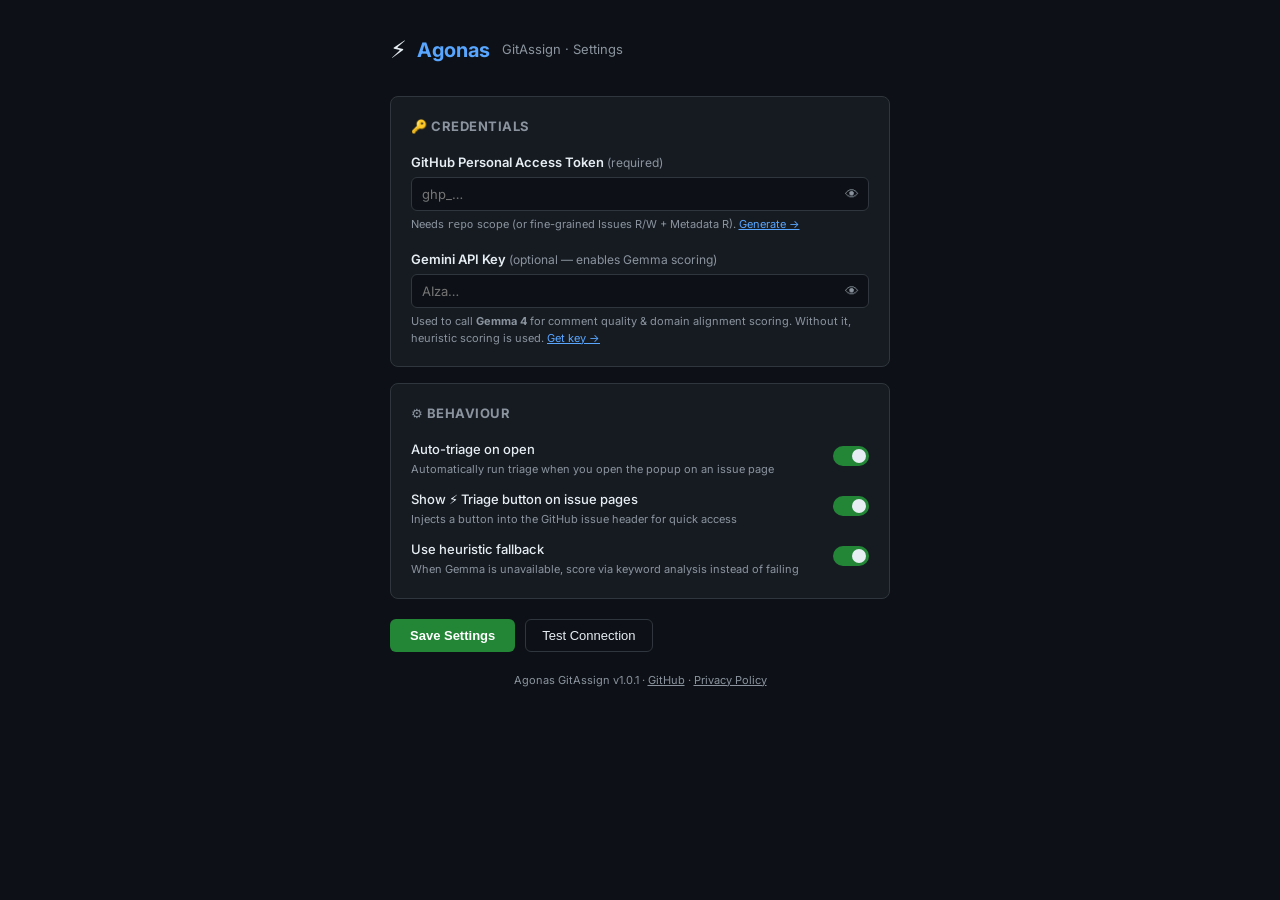
<file: extension/options/options.html>
<!doctype html>
<html lang="en">
<head>
  <meta charset="utf-8" />
  <meta name="viewport" content="width=device-width, initial-scale=1" />
  <title>Agonas GitAssign — Settings</title>
  <link rel="preconnect" href="https://fonts.googleapis.com" />
  <link href="https://fonts.googleapis.com/css2?family=Inter:wght@400;500;600;700&display=swap" rel="stylesheet" />
  <style>
    :root {
      --bg: #0d1117; --card: #161b22; --line: #30363d;
      --fg: #e6edf3; --mute: #8b949e; --acc: #58a6ff;
      --ok: #3fb950; --bad: #f85149; --btn-green: #238636;
      --btn-green-hover: #2ea043;
    }
    *, *::before, *::after { box-sizing: border-box; margin: 0; padding: 0; }
    body {
      background: var(--bg); color: var(--fg);
      font-family: 'Inter', system-ui, sans-serif;
      font-size: 14px; line-height: 1.5;
      min-height: 100vh; padding: 32px 0;
    }
    .container { max-width: 540px; margin: 0 auto; padding: 0 20px; }
    .header {
      display: flex; align-items: center; gap: 10px;
      margin-bottom: 28px;
    }
    .brand-icon { font-size: 24px; }
    .brand-name { font-size: 20px; font-weight: 700; color: var(--acc); }
    .brand-sub  { font-size: 13px; color: var(--mute); margin-left: 2px; }

    .section {
      background: var(--card); border: 1px solid var(--line);
      border-radius: 8px; padding: 20px; margin-bottom: 16px;
    }
    .section-title {
      font-size: 13px; font-weight: 700; color: var(--mute);
      text-transform: uppercase; letter-spacing: 0.5px;
      margin-bottom: 16px;
    }
    .field { margin-bottom: 16px; }
    .field:last-child { margin-bottom: 0; }

    label {
      display: block; font-size: 13px; font-weight: 600;
      color: var(--fg); margin-bottom: 5px;
    }
    .label-hint { font-weight: 400; color: var(--mute); font-size: 12px; }

    .input-wrap { position: relative; }
    input[type="password"], input[type="text"] {
      width: 100%; background: var(--bg); border: 1px solid var(--line);
      border-radius: 6px; color: var(--fg); font-size: 13px;
      font-family: 'Inter', monospace; padding: 8px 36px 8px 10px;
      outline: none; transition: border-color 0.15s;
    }
    input:focus { border-color: var(--acc); }

    .toggle-vis {
      position: absolute; right: 8px; top: 50%; transform: translateY(-50%);
      background: none; border: none; color: var(--mute); cursor: pointer;
      font-size: 14px; padding: 2px;
    }
    .toggle-vis:hover { color: var(--fg); }

    .field-desc {
      font-size: 11px; color: var(--mute); margin-top: 5px;
    }
    .field-desc a { color: var(--acc); }

    /* Toggle switch */
    .toggle-row {
      display: flex; align-items: center; justify-content: space-between;
      margin-bottom: 12px;
    }
    .toggle-row:last-child { margin-bottom: 0; }

    .toggle-label { font-size: 13px; font-weight: 500; }
    .toggle-hint  { font-size: 11px; color: var(--mute); margin-top: 2px; }

    .switch { position: relative; width: 36px; height: 20px; flex-shrink: 0; }
    .switch input { opacity: 0; width: 0; height: 0; }
    .slider {
      position: absolute; inset: 0; background: var(--line);
      border-radius: 20px; cursor: pointer; transition: background 0.2s;
    }
    .slider::before {
      content: ""; position: absolute;
      width: 14px; height: 14px; left: 3px; top: 3px;
      background: var(--fg); border-radius: 50%; transition: transform 0.2s;
    }
    .switch input:checked + .slider { background: var(--btn-green); }
    .switch input:checked + .slider::before { transform: translateX(16px); }

    /* Buttons */
    .actions { display: flex; gap: 10px; margin-top: 20px; }
    .btn-save {
      background: var(--btn-green); color: #fff; border: none;
      border-radius: 6px; padding: 8px 20px; font-size: 13px;
      font-weight: 600; cursor: pointer; transition: background 0.15s;
    }
    .btn-save:hover { background: var(--btn-green-hover); }
    .btn-test {
      background: none; color: var(--fg); border: 1px solid var(--line);
      border-radius: 6px; padding: 8px 16px; font-size: 13px;
      font-weight: 500; cursor: pointer; transition: border-color 0.15s;
    }
    .btn-test:hover { border-color: var(--acc); color: var(--acc); }

    /* Status banner */
    .status-banner {
      padding: 10px 14px; border-radius: 6px; font-size: 12px;
      font-weight: 600; margin-top: 14px; display: none;
    }
    .status-banner.ok  { background: rgba(63,185,80,0.12); color: var(--ok); border: 1px solid rgba(63,185,80,0.3); }
    .status-banner.err { background: rgba(248,81,73,0.12); color: var(--bad); border: 1px solid rgba(248,81,73,0.3); }

    .version-note {
      text-align: center; font-size: 11px; color: var(--mute); margin-top: 20px;
    }
  </style>
</head>
<body>
  <div class="container">
    <div class="header">
      <span class="brand-icon">⚡</span>
      <span class="brand-name">Agonas</span>
      <span class="brand-sub">GitAssign · Settings</span>
    </div>

    <!-- Credentials -->
    <div class="section">
      <div class="section-title">🔑 Credentials</div>

      <div class="field">
        <label for="githubToken">GitHub Personal Access Token <span class="label-hint">(required)</span></label>
        <div class="input-wrap">
          <input type="password" id="githubToken" placeholder="ghp_…" autocomplete="off" spellcheck="false" />
          <button class="toggle-vis" data-target="githubToken" title="Show / hide">👁</button>
        </div>
        <div class="field-desc">
          Needs <code>repo</code> scope (or fine-grained Issues R/W + Metadata R).
          <a href="https://github.com/settings/tokens/new?scopes=repo&description=Agonas+GitAssign" target="_blank" rel="noopener">Generate →</a>
        </div>
      </div>

      <div class="field">
        <label for="geminiApiKey">Gemini API Key <span class="label-hint">(optional — enables Gemma scoring)</span></label>
        <div class="input-wrap">
          <input type="password" id="geminiApiKey" placeholder="AIza…" autocomplete="off" spellcheck="false" />
          <button class="toggle-vis" data-target="geminiApiKey" title="Show / hide">👁</button>
        </div>
        <div class="field-desc">
          Used to call <strong>Gemma 4</strong> for comment quality &amp; domain alignment scoring.
          Without it, heuristic scoring is used.
          <a href="https://aistudio.google.com/app/apikey" target="_blank" rel="noopener">Get key →</a>
        </div>
      </div>
    </div>

    <!-- Behaviour -->
    <div class="section">
      <div class="section-title">⚙ Behaviour</div>

      <div class="toggle-row">
        <div>
          <div class="toggle-label">Auto-triage on open</div>
          <div class="toggle-hint">Automatically run triage when you open the popup on an issue page</div>
        </div>
        <label class="switch">
          <input type="checkbox" id="autoTriage" checked />
          <span class="slider"></span>
        </label>
      </div>

      <div class="toggle-row">
        <div>
          <div class="toggle-label">Show ⚡ Triage button on issue pages</div>
          <div class="toggle-hint">Injects a button into the GitHub issue header for quick access</div>
        </div>
        <label class="switch">
          <input type="checkbox" id="injectButton" checked />
          <span class="slider"></span>
        </label>
      </div>

      <div class="toggle-row">
        <div>
          <div class="toggle-label">Use heuristic fallback</div>
          <div class="toggle-hint">When Gemma is unavailable, score via keyword analysis instead of failing</div>
        </div>
        <label class="switch">
          <input type="checkbox" id="heuristicFallback" checked />
          <span class="slider"></span>
        </label>
      </div>
    </div>

    <div class="actions">
      <button class="btn-save" id="saveBtn">Save Settings</button>
      <button class="btn-test" id="testBtn">Test Connection</button>
    </div>

    <div class="version-note">
      Agonas GitAssign v1.0.1 · 
      <a href="https://github.com/Rehodra/Agonas" target="_blank" rel="noopener" style="color:var(--mute)">GitHub</a> · 
      <a href="../PRIVACY.md" target="_blank" rel="noopener" style="color:var(--mute)">Privacy Policy</a>
    </div>
  </div>

  <script src="options.js"></script>
</body>
</html>
</file>
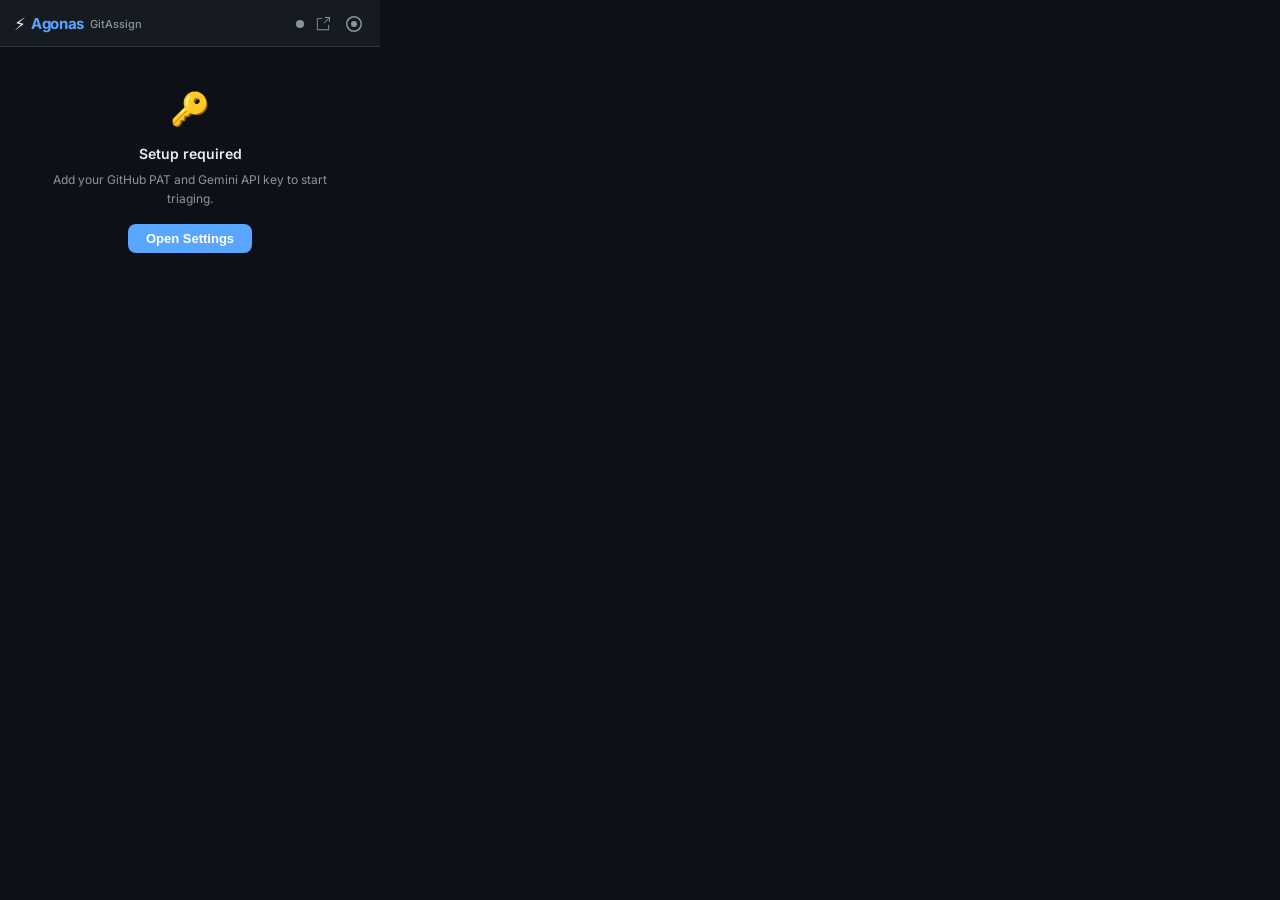
<file: extension/popup/popup.html>
<!doctype html>
<html lang="en">
<head>
  <meta charset="utf-8" />
  <meta name="viewport" content="width=device-width, initial-scale=1" />
  <title>Agonas GitAssign</title>
  <link rel="preconnect" href="https://fonts.googleapis.com" />
  <link rel="preconnect" href="https://fonts.gstatic.com" crossorigin />
  <link href="https://fonts.googleapis.com/css2?family=Inter:wght@400;500;600;700&display=swap" rel="stylesheet" />
  <link rel="stylesheet" href="popup.css" />
</head>
<body>
  <!-- ══════════════ HEADER ══════════════ -->
  <header class="header">
    <div class="header-brand">
      <span class="brand-icon">⚡</span>
      <span class="brand-name">Agonas</span>
      <span class="brand-sub">GitAssign</span>
    </div>
    <div class="header-actions">
      <div class="auth-dot" id="authDot" title="Not authenticated"></div>
      <img class="user-avatar" id="userAvatar" alt="You" width="24" height="24" style="display:none" />
      <button class="icon-btn" id="popoutBtn" title="Open in persistent detached window" aria-label="Pop out">
        <svg width="14" height="14" viewBox="0 0 16 16" fill="currentColor">
          <path d="M1.5 1a.5.5 0 0 0-.5.5v13a.5.5 0 0 0 .5.5h13a.5.5 0 0 0 .5-.5V9a.5.5 0 0 0-1 0v5H2V2h5a.5.5 0 0 0 0-1H1.5zM10 .5a.5.5 0 0 1 .5-.5h5a.5.5 0 0 1 .5.5v5a.5.5 0 0 1-1 0V1.707L9.854 6.854a.5.5 0 0 1-.708-.708L14.293 1H10.5A.5.5 0 0 1 10 .5z"/>
        </svg>
      </button>
      <button class="icon-btn" id="settingsBtn" title="Settings" aria-label="Open settings">
        <svg width="16" height="16" viewBox="0 0 16 16" fill="currentColor">
          <path d="M8 0a8 8 0 1 1 0 16A8 8 0 0 1 8 0Zm0 1.5a6.5 6.5 0 1 0 0 13 6.5 6.5 0 0 0 0-13ZM8 5a3 3 0 1 1 0 6 3 3 0 0 1 0-6Z"/>
        </svg>
      </button>
    </div>
  </header>

  <!-- ══════════════ TAB SWITCHER BANNER ══════════════ -->
  <div class="tab-switcher-banner" id="tabSwitcherBanner" style="display:none">
    <span class="tab-switcher-text" id="tabSwitcherText">Current tab: repo#123</span>
    <button class="btn-triage-tab" id="triageTabBtn">Triage Tab ⚡</button>
  </div>

  <!-- ══════════════ ISSUE BANNER ══════════════ -->
  <div class="issue-banner" id="issueBanner" style="display:none">
    <span class="issue-badge" id="issueBadge"></span>
    <a class="issue-link" id="issueLink" target="_blank" rel="noopener noreferrer">↗</a>
  </div>

  <!-- ══════════════ MAIN CONTENT ══════════════ -->
  <main id="main">

    <!-- Setup prompt (shown when no credentials) -->
    <div class="setup-prompt" id="setupPrompt" style="display:none">
      <div class="setup-icon">🔑</div>
      <p class="setup-title">Setup required</p>
      <p class="setup-desc">Add your GitHub PAT and Gemini API key to start triaging.</p>
      <button class="btn-primary" id="openSettingsBtn">Open Settings</button>
    </div>

    <!-- Not on issue page notice -->
    <div class="setup-prompt" id="notIssuePrompt" style="display:none">
      <div class="setup-icon">📋</div>
      <p class="setup-title">Open a GitHub issue</p>
      <p class="setup-desc">Navigate to any GitHub issue page, then click this popup to triage candidates.</p>
    </div>

    <!-- Loading skeleton & progress with Cancel -->
    <div id="loadingState" style="display:none">
      <div class="loading-header">
        <div class="skeleton skeleton-badge"></div>
      </div>
      <div class="skeleton-card">
        <div class="skeleton skeleton-line" style="width:60%"></div>
        <div class="skeleton skeleton-bar"></div>
        <div class="skeleton skeleton-line" style="width:80%"></div>
        <div class="skeleton skeleton-line" style="width:45%"></div>
      </div>
      <div class="skeleton-card">
        <div class="skeleton skeleton-line" style="width:50%"></div>
        <div class="skeleton skeleton-bar"></div>
        <div class="skeleton skeleton-line" style="width:70%"></div>
      </div>
      <div class="loading-progress-row">
        <p class="loading-label" id="loadingLabel">Reading comments…</p>
        <button class="btn-cancel" id="cancelLoadingBtn" title="Cancel request">Cancel</button>
      </div>
    </div>

    <!-- Error state -->
    <div class="error-state" id="errorState" style="display:none">
      <div class="error-icon">⚠️</div>
      <p class="error-msg" id="errorMsg"></p>
      <button class="btn-secondary" id="retryBtn">Retry</button>
    </div>

    <!-- No candidates state -->
    <div class="setup-prompt" id="noCandidatesState" style="display:none">
      <div class="setup-icon">🔍</div>
      <p class="setup-title">No candidates found</p>
      <p class="setup-desc" id="noCandidatesDesc">No comments found on this issue yet.</p>
    </div>

    <!-- Background Gemma Progress Banner (shown while cards are already rendered) -->
    <div class="gemma-progress-bar" id="gemmaProgressBar" style="display:none">
      <span class="spinner-inline"></span>
      <span class="gemma-progress-label" id="gemmaProgressLabel">Asking Gemma…</span>
      <button class="btn-cancel-sm" id="cancelGemmaBtn" title="Keep preliminary scores">Cancel</button>
    </div>

    <!-- Candidates list -->
    <div id="candidatesContainer" style="display:none">
      <div id="candidatesList"></div>
    </div>

  </main>

  <!-- ══════════════ FOOTER ══════════════ -->
  <footer class="footer" id="footer" style="display:none">
    <span class="footer-text">Scores via <span class="footer-accent" id="footerEngine">Gemma 4</span></span>
    <div class="footer-actions">
      <button class="btn-rerun-gemma" id="rerunGemmaBtn" title="Re-run Gemma (bypass cache)">Re-run Gemma</button>
      <button class="icon-btn" id="refreshBtn" title="Re-run entire triage" aria-label="Refresh scores">
        <svg width="14" height="14" viewBox="0 0 16 16" fill="currentColor">
          <path d="M8 3a5 5 0 1 0 4.546 2.914.5.5 0 0 1 .908-.417A6 6 0 1 1 8 2v1z"/>
          <path d="M8 4.466V.534a.25.25 0 0 1 .41-.192l2.36 1.966c.12.1.12.284 0 .384L8.41 4.658A.25.25 0 0 1 8 4.466z"/>
        </svg>
      </button>
    </div>
  </footer>

  <!-- ══════════════ TOAST ══════════════ -->
  <div class="toast" id="toast" role="alert" aria-live="polite"></div>

  <script type="module" src="popup.js"></script>
</body>
</html>
</file>
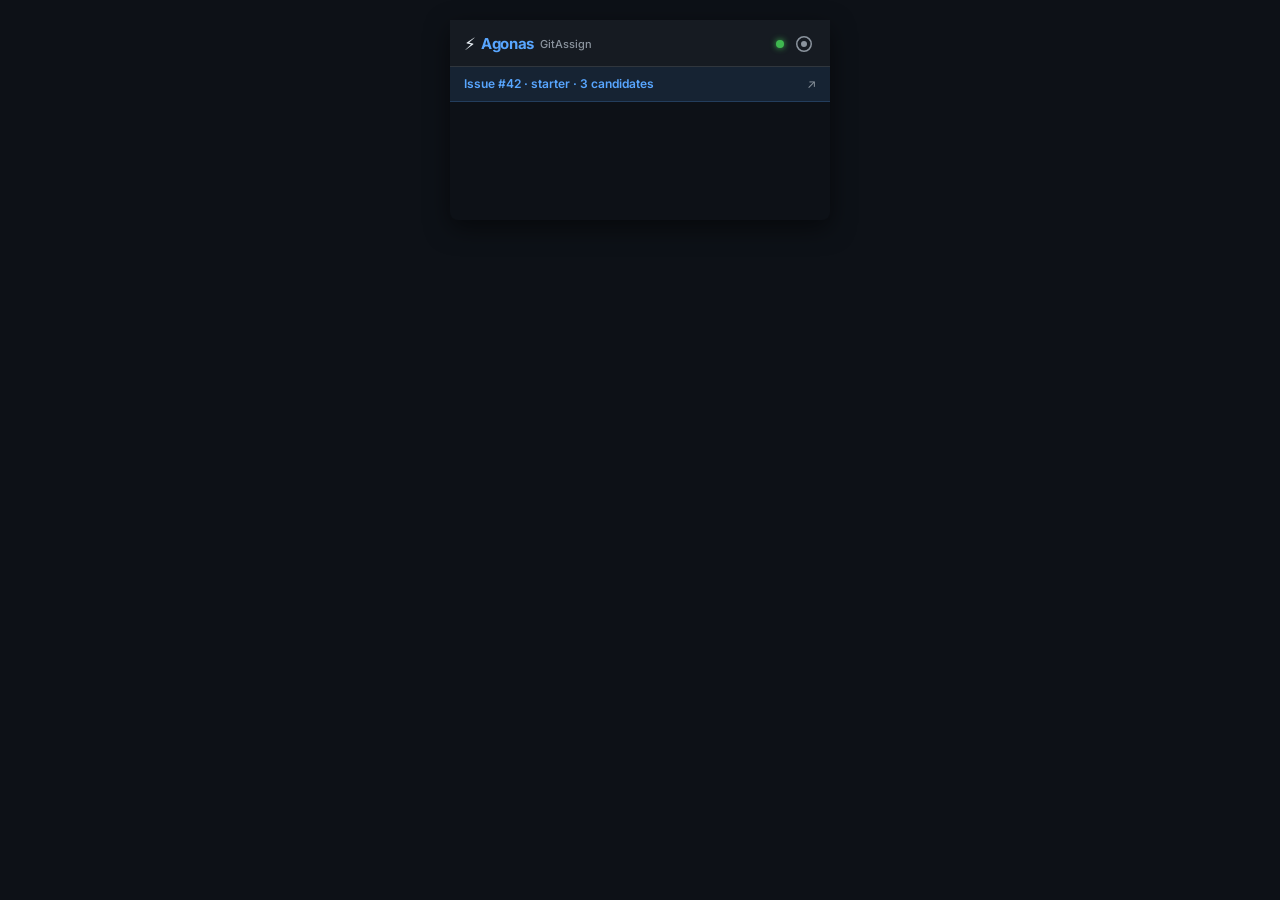
<file: extension/popup/preview.html>
<!doctype html>
<html lang="en">
<head>
  <meta charset="utf-8" />
  <meta name="viewport" content="width=device-width, initial-scale=1" />
  <title>Agonas GitAssign - Preview</title>
  <link rel="preconnect" href="https://fonts.googleapis.com" />
  <link rel="preconnect" href="https://fonts.gstatic.com" crossorigin />
  <link href="https://fonts.googleapis.com/css2?family=Inter:wght@400;500;600;700&display=swap" rel="stylesheet" />
  <link rel="stylesheet" href="popup.css" />
  <style>
    body {
      margin: 20px auto;
      box-shadow: 0 8px 24px rgba(0,0,0,0.5);
      border-radius: 8px;
    }
  </style>
</head>
<body>
  <!-- HEADER -->
  <header class="header">
    <div class="header-brand">
      <span class="brand-icon">⚡</span>
      <span class="brand-name">Agonas</span>
      <span class="brand-sub">GitAssign</span>
    </div>
    <div class="header-actions">
      <div class="auth-dot ok" id="authDot" title="Authenticated as @maintainer"></div>
      <button class="icon-btn" id="settingsBtn" title="Settings" aria-label="Open settings">
        <svg width="16" height="16" viewBox="0 0 16 16" fill="currentColor">
          <path d="M8 0a8 8 0 1 1 0 16A8 8 0 0 1 8 0Zm0 1.5a6.5 6.5 0 1 0 0 13 6.5 6.5 0 0 0 0-13ZM8 5a3 3 0 1 1 0 6 3 3 0 0 1 0-6Z"/>
        </svg>
      </button>
    </div>
  </header>

  <!-- ISSUE BANNER -->
  <div class="issue-banner" id="issueBanner">
    <span class="issue-badge" id="issueBadge">Issue #42 · starter · 3 candidates</span>
    <a class="issue-link" id="issueLink" target="_blank" rel="noopener noreferrer">↗</a>
  </div>

  <!-- MAIN -->
  <main id="main">
    <div id="candidatesContainer">
      <div id="candidatesList"></div>
    </div>
  </main>

  <!-- FOOTER -->
  <footer class="footer" id="footer">
    <span class="footer-text">Scores via <span class="footer-accent">gemma-4-26b-a4b-it</span> · <a href="https://agentskills.io" target="_blank" rel="noopener" class="footer-link">agentskills.io</a></span>
    <button class="icon-btn" id="refreshBtn" title="Re-run triage" aria-label="Refresh scores">
      <svg width="14" height="14" viewBox="0 0 16 16" fill="currentColor">
        <path d="M8 3a5 5 0 1 0 4.546 2.914.5.5 0 0 1 .908-.417A6 6 0 1 1 8 2v1z"/>
        <path d="M8 4.466V.534a.25.25 0 0 1 .41-.192l2.36 1.966c.12.1.12.284 0 .384L8.41 4.658A.25.25 0 0 1 8 4.466z"/>
      </svg>
    </button>
  </footer>

  <div class="toast" id="toast" role="alert" aria-live="polite"></div>

  <script type="module">
    import { scoreCandidate, sortCandidates } from "../lib/scorer.js";
    import { renderCandidates } from "./popup.js";

    // Simulate 3 applicants on a starter issue:
    // 1. Established dev (rawScore ~11.12, clamped 10/10)
    // 2. Solid contender (rawScore ~10.75, clamped 10/10 -> near tie with #1, diff < 0.5)
    // 3. Brand-new empty account (rawScore ~7.47, clamped 7.5/10 with warning flags)
    const applicants = [
      {
        username: "dev_senior_alice",
        commentQuality: 10,
        domainAlignment: 9,
        metrics: {
          globalOpenAssigned: 2,
          repoOpenAssigned: 0,
          lifetimeMergedPrs: 1,
          languages: ["python", "javascript"],
          publicRepos: 8,
          accountAgeDays: 400,
          bio: "Full-stack developer & open source enthusiast",
        },
        justification: "Clear implementation plan with reproducible example and strong language match.",
      },
      {
        username: "bob_contender",
        commentQuality: 9,
        domainAlignment: 10,
        metrics: {
          globalOpenAssigned: 1,
          repoOpenAssigned: 0,
          lifetimeMergedPrs: 2,
          languages: ["javascript", "typescript"],
          publicRepos: 5,
          accountAgeDays: 120,
          bio: "Frontend engineer",
        },
        justification: "Solid proposal addressing edge cases; strong JavaScript background.",
      },
      {
        username: "newbie_created_today",
        commentQuality: 10,
        domainAlignment: 10, // Gemma returned 10, but will be capped to 5 by policy
        metrics: {
          globalOpenAssigned: 1,
          repoOpenAssigned: 1,
          lifetimeMergedPrs: 0,
          languages: [],
          publicRepos: 0,
          accountAgeDays: 0,
          bio: "",
        },
        justification: "Generic offer without repository history or technical evidence.",
      },
    ];

    const scoredCandidates = applicants.map(a => {
      const scored = scoreCandidate({
        tier: "starter",
        metrics: a.metrics,
        commentQuality: a.commentQuality,
        domainAlignment: a.domainAlignment,
      });
      return {
        ...scored,
        username: a.username,
        justification: a.justification,
      };
    });

    // Rank by rawScore
    sortCandidates(scoredCandidates);
    scoredCandidates.forEach((c, i) => { c.rank = i + 1; });

    renderCandidates({
      repo: "acme/project",
      issue: { number: 42, tier: "starter" },
      candidates: scoredCandidates,
      engine: "gemma-4-26b-a4b-it",
    });
  </script>
</body>
</html>
</file>
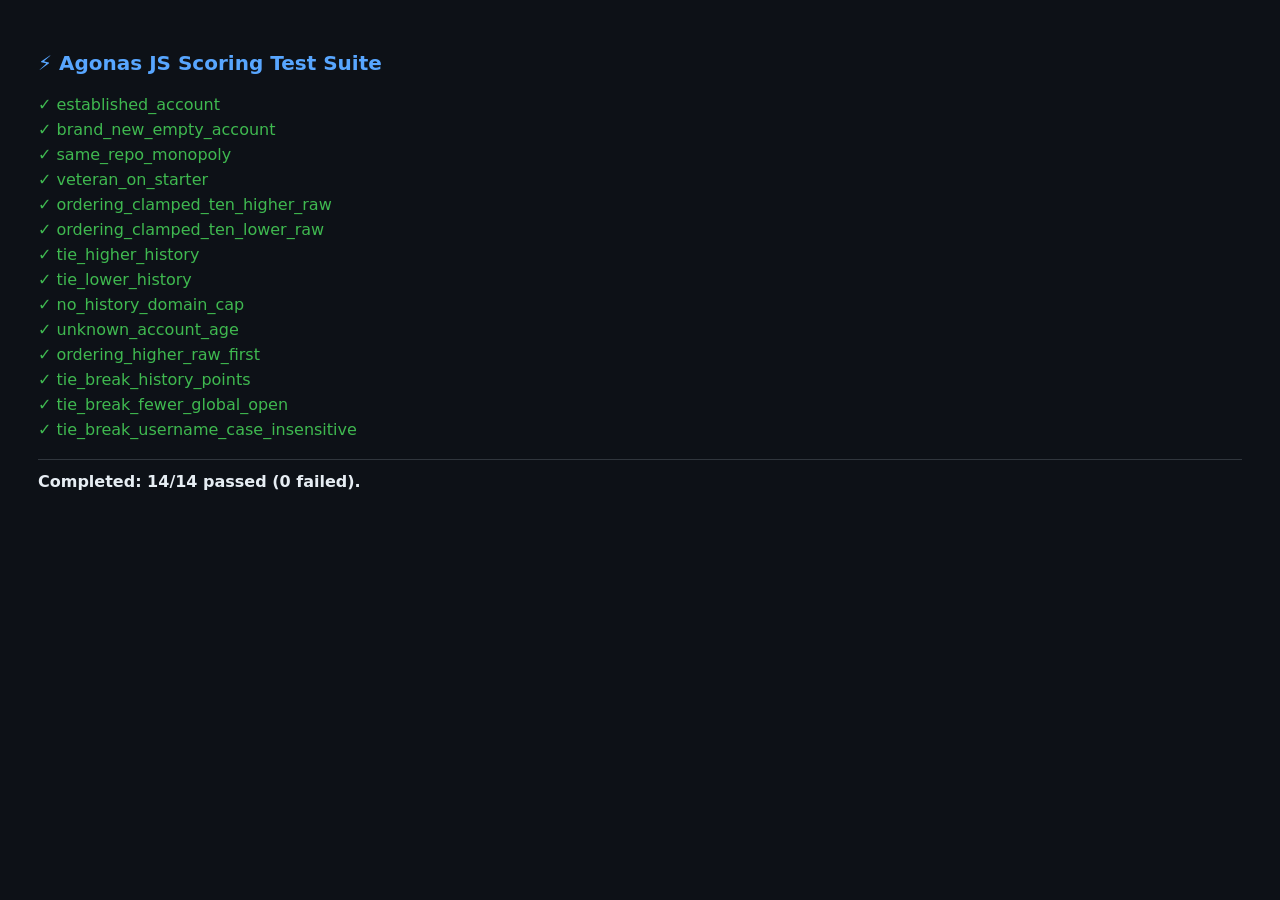
<file: extension/tests/test_runner.html>
<!doctype html>
<html lang="en">
<head>
  <meta charset="utf-8" />
  <title>Agonas Scorer Test Suite</title>
  <style>
    body { background: #0d1117; color: #e6edf3; font-family: system-ui, sans-serif; padding: 30px; }
    h1 { color: #58a6ff; font-size: 20px; margin-bottom: 20px; }
    .pass { color: #3fb950; margin: 6px 0; }
    .fail { color: #f85149; margin: 6px 0; }
    .summary { margin-top: 20px; font-weight: bold; border-top: 1px solid #30363d; padding-top: 12px; }
  </style>
</head>
<body>
  <h1>⚡ Agonas JS Scoring Test Suite</h1>
  <div id="results">Running tests…</div>

  <script type="module">
    import { runTests } from "./test_scorer.js";

    async function start() {
      const el = document.getElementById("results");
      try {
        const res = await fetch("./scoring-vectors.json");
        const vectors = await res.json();
        const summary = runTests(vectors);

        el.innerHTML = "";
        for (const r of summary.results) {
          const div = document.createElement("div");
          div.className = r.status === "PASS" ? "pass" : "fail";
          div.textContent = (r.status === "PASS" ? "✓ " : "✗ ") + r.name + (r.errors ? " - " + r.errors.join(", ") : "");
          el.appendChild(div);
        }

        const sumDiv = document.createElement("div");
        sumDiv.className = "summary";
        sumDiv.textContent = `Completed: ${summary.passed}/${summary.total} passed (${summary.failed} failed).`;
        el.appendChild(sumDiv);
      } catch (err) {
        el.textContent = "Error running tests: " + err.message;
      }
    }
    start();
  </script>
</body>
</html>
</file>
<file: landing/style.css>
/* ==========================================================================
   Agonas Landing Page Styles
   Calm, technical, trustworthy developer-tool aesthetic.
   Responsive from 360px up. Supports prefers-color-scheme (light & dark).
   ========================================================================== */

:root {
  /* Light Theme (Default) */
  --bg-canvas: #ffffff;
  --bg-surface: #f6f8fa;
  --bg-subtle: #eaeef2;
  --bg-card: #ffffff;
  --border-default: #d0d7de;
  --border-muted: #e1e4e8;

  --fg-default: #1f2328;
  --fg-muted: #656d76;
  --fg-subtle: #8c959f;

  --accent: #0969da;
  --accent-emphasis: #0550ae;
  --accent-subtle: #ddf4ff;
  --accent-fg: #ffffff;

  /* Semantic risk colours (used only for risk indicators) */
  --risk-low: #1a7f37;
  --risk-low-bg: #dafbe1;
  --risk-med: #9a6700;
  --risk-med-bg: #fff8c5;
  --risk-high: #cf222e;
  --risk-high-bg: #ffebe9;

  /* Fonts (system font stack unchanged) */
  --font-sans: -apple-system, BlinkMacSystemFont, "Segoe UI", "Noto Sans", Helvetica, Arial, sans-serif;
  --font-mono: ui-monospace, SFMono-Regular, "SF Mono", Menlo, Consolas, "Liberation Mono", monospace;

  /* Sizing & spacing */
  --max-width: 1040px;
  --radius-sm: 4px;
  --radius-md: 6px;
  --radius-lg: 8px;
}

@media (prefers-color-scheme: dark) {
  :root {
    --bg-canvas: #0d1117;
    --bg-surface: #161b22;
    --bg-subtle: #21262d;
    --bg-card: #161b22;
    --border-default: #30363d;
    --border-muted: #21262d;

    --fg-default: #e6edf3;
    --fg-muted: #8b949e;
    --fg-subtle: #6e7681;

    --accent: #58a6ff;
    --accent-emphasis: #388bfd;
    --accent-subtle: #0d2d5e;
    --accent-fg: #ffffff;

    --risk-low: #3fb950;
    --risk-low-bg: #12261a;
    --risk-med: #d29922;
    --risk-med-bg: #2b1d0c;
    --risk-high: #f85149;
    --risk-high-bg: #3d1f1f;
  }
}

/* Base Reset & Typography */
*, *::before, *::after {
  box-sizing: border-box;
  margin: 0;
  padding: 0;
}

html {
  font-size: 15px;
  scroll-behavior: smooth;
}

body {
  background-color: var(--bg-canvas);
  color: var(--fg-default);
  font-family: var(--font-sans);
  line-height: 1.55;
  -webkit-font-smoothing: antialiased;
  min-width: 360px;
}

a {
  color: var(--accent);
  text-decoration: none;
  transition: color 0.15s ease;
}

a:hover {
  text-decoration: underline;
}

/* Visible Focus Outlines */
:focus-visible {
  outline: 2px solid var(--accent);
  outline-offset: 2px;
}

/* Reduced Motion Override */
@media (prefers-reduced-motion: reduce) {
  *, *::before, *::after {
    animation: none !important;
    transition: none !important;
    scroll-behavior: auto !important;
  }
}

.visually-hidden {
  position: absolute;
  width: 1px;
  height: 1px;
  padding: 0;
  margin: -1px;
  overflow: hidden;
  clip: rect(0, 0, 0, 0);
  white-space: nowrap;
  border: 0;
}

/* Keyframe Animations */
@keyframes fadeInUp {
  from {
    opacity: 0;
    transform: translateY(10px);
  }
  to {
    opacity: 1;
    transform: translateY(0);
  }
}

@keyframes cursorBlink {
  0%, 49% { opacity: 1; }
  50%, 100% { opacity: 0; }
}

@keyframes arrowPulse {
  0%, 100% {
    transform: translateX(0);
    opacity: 0.6;
  }
  50% {
    transform: translateX(4px);
    opacity: 1;
  }
}

@keyframes tabFadeIn {
  from {
    opacity: 0;
    transform: translateY(4px);
  }
  to {
    opacity: 1;
    transform: translateY(0);
  }
}

@keyframes popFeedback {
  0% { transform: scale(1); }
  50% { transform: scale(1.08); }
  100% { transform: scale(1); }
}

.animate-fade-in {
  animation: fadeInUp 0.4s ease-out forwards;
}

.animate-fade-in-delayed {
  animation: fadeInUp 0.5s ease-out 0.15s forwards;
  opacity: 0;
  animation-fill-mode: forwards;
}

/* Layout Container */
.container {
  max-width: var(--max-width);
  margin: 0 auto;
  padding: 0 20px;
}

/* Header */
.site-header {
  border-bottom: 1px solid var(--border-default);
  background-color: var(--bg-canvas);
  position: sticky;
  top: 0;
  z-index: 50;
  transition: border-color 0.2s ease;
}

.header-inner {
  display: flex;
  align-items: center;
  justify-content: space-between;
  height: 60px;
}

.brand {
  display: flex;
  align-items: center;
  gap: 10px;
  color: var(--fg-default);
  font-weight: 700;
  font-size: 1.15rem;
  text-decoration: none;
  transition: opacity 0.15s ease;
}

.brand:hover {
  text-decoration: none;
  opacity: 0.85;
}

.brand-glyph {
  width: 22px;
  height: 22px;
  color: var(--accent);
  transition: transform 0.2s ease;
}

.brand:hover .brand-glyph {
  transform: rotate(6deg);
}

.nav-links {
  display: flex;
  align-items: center;
  gap: 18px;
}

.nav-links a {
  color: var(--fg-muted);
  font-size: 0.9rem;
  font-weight: 500;
  text-decoration: none;
  transition: color 0.15s ease;
}

.nav-links a:hover {
  color: var(--fg-default);
}

.nav-link-gh {
  display: inline-flex;
  align-items: center;
  gap: 6px;
  border: 1px solid var(--border-default);
  border-radius: var(--radius-md);
  padding: 4px 10px;
  transition: border-color 0.15s ease, background-color 0.15s ease;
}

.nav-link-gh:hover {
  border-color: var(--fg-muted);
  background-color: var(--bg-surface);
}

.icon-gh {
  width: 16px;
  height: 16px;
}

/* Buttons */
.btn {
  display: inline-flex;
  align-items: center;
  justify-content: center;
  gap: 8px;
  font-family: var(--font-sans);
  font-size: 0.9rem;
  font-weight: 600;
  padding: 8px 16px;
  border-radius: var(--radius-md);
  cursor: pointer;
  border: 1px solid transparent;
  text-decoration: none;
  transition: background-color 0.15s ease, border-color 0.15s ease, transform 0.15s ease;
  line-height: 1.25;
}

.btn:hover {
  text-decoration: none;
  transform: translateY(-1px);
}

.btn:active {
  transform: translateY(0);
}

.btn-icon {
  width: 16px;
  height: 16px;
}

.btn-primary {
  background-color: var(--accent);
  color: var(--accent-fg);
  border-color: var(--accent);
}

.btn-primary:hover {
  background-color: var(--accent-emphasis);
  border-color: var(--accent-emphasis);
}

.btn-secondary {
  background-color: var(--bg-surface);
  color: var(--fg-default);
  border-color: var(--border-default);
}

.btn-secondary:hover {
  background-color: var(--bg-subtle);
  border-color: var(--fg-muted);
}

/* Hero Section */
.hero-section {
  padding: 48px 0 40px;
  border-bottom: 1px solid var(--border-default);
}

.hero-copy {
  margin-bottom: 32px;
}

.hero-badges {
  display: flex;
  gap: 8px;
  flex-wrap: wrap;
  margin-bottom: 14px;
}

.badge-pill {
  display: inline-flex;
  align-items: center;
  gap: 6px;
  padding: 3px 10px;
  border-radius: 14px;
  border: 1px solid var(--border-default);
  background-color: var(--bg-surface);
  font-family: var(--font-mono);
  font-size: 0.78rem;
  color: var(--fg-muted);
}

.badge-icon {
  width: 13px;
  height: 13px;
}

.icon-claude {
  color: #d97706;
}

.icon-gemma {
  color: var(--accent);
}

.hero-title {
  font-size: 2.2rem;
  font-weight: 700;
  letter-spacing: -0.02em;
  line-height: 1.2;
  margin-bottom: 14px;
}

.hero-lead {
  font-size: 1.1rem;
  color: var(--fg-muted);
  max-width: 820px;
  line-height: 1.55;
  margin-bottom: 22px;
}

.hero-actions {
  display: flex;
  gap: 12px;
  flex-wrap: wrap;
}

/* Terminal Mock */
.terminal-mock {
  background-color: #0b0e14;
  color: #e6edf3;
  border: 1px solid var(--border-default);
  border-radius: var(--radius-lg);
  overflow: hidden;
  font-family: var(--font-mono);
  font-size: 0.85rem;
  box-shadow: 0 4px 12px rgba(0, 0, 0, 0.08);
}

.terminal-bar {
  background-color: #161b22;
  border-bottom: 1px solid #30363d;
  padding: 8px 12px;
  display: flex;
  align-items: center;
  justify-content: space-between;
}

.terminal-dots {
  display: flex;
  gap: 6px;
}

.terminal-dots .dot {
  width: 10px;
  height: 10px;
  border-radius: 50%;
  background-color: #30363d;
}

.terminal-name {
  font-size: 0.78rem;
  color: #8b949e;
}

.terminal-content {
  padding: 16px;
  line-height: 1.6;
}

.term-line {
  margin-bottom: 4px;
}

.term-prompt {
  color: #58a6ff;
  font-weight: 700;
}

.term-cursor {
  display: inline-block;
  width: 8px;
  height: 15px;
  background-color: #58a6ff;
  vertical-align: middle;
  margin-left: 4px;
  animation: cursorBlink 1s infinite;
}

.term-dim {
  color: #8b949e;
}

.term-table-wrapper {
  margin: 14px 0 10px;
  overflow-x: auto;
}

.term-table {
  width: 100%;
  border-collapse: collapse;
  font-size: 0.82rem;
  background-color: #0e1218;
  border: 1px solid #30363d;
  border-radius: var(--radius-sm);
}

.term-table th,
.term-table td {
  padding: 8px 12px;
  text-align: left;
  border-bottom: 1px solid #30363d;
}

.term-table tbody tr {
  transition: background-color 0.15s ease;
}

.term-table tbody tr:hover {
  background-color: rgba(255, 255, 255, 0.03);
}

.term-table th {
  color: #8b949e;
  font-weight: 600;
  background-color: #161b22;
}

.term-user {
  font-weight: 700;
  color: #58a6ff;
}

.term-score {
  font-weight: 700;
}

.term-note {
  font-size: 0.78rem;
  color: #8b949e;
  border-top: 1px solid #21262d;
  padding-top: 8px;
  margin-top: 8px;
}

/* Risk Badges */
.badge-risk {
  display: inline-block;
  padding: 1px 7px;
  border-radius: var(--radius-sm);
  font-size: 0.75rem;
  font-weight: 600;
}

.risk-low {
  background-color: var(--risk-low-bg);
  color: var(--risk-low);
}

.risk-med {
  background-color: var(--risk-med-bg);
  color: var(--risk-med);
}

.risk-high {
  background-color: var(--risk-high-bg);
  color: var(--risk-high);
}

/* Sections */
.section {
  padding: 48px 0;
  border-bottom: 1px solid var(--border-default);
}

.section-header {
  margin-bottom: 24px;
}

.section-title {
  font-size: 1.6rem;
  font-weight: 700;
  letter-spacing: -0.015em;
  margin-bottom: 6px;
}

.section-lead {
  font-size: 1rem;
  color: var(--fg-muted);
}

.prose-block {
  max-width: 820px;
  margin-bottom: 32px;
}

.prose-block p {
  margin-bottom: 12px;
}

/* Pipeline Diagram */
.pipeline-container {
  background-color: var(--bg-surface);
  border: 1px solid var(--border-default);
  border-radius: var(--radius-lg);
  padding: 24px;
}

.pipeline-heading {
  font-size: 1.05rem;
  font-weight: 600;
  margin-bottom: 18px;
}

.pipeline-grid {
  display: flex;
  align-items: stretch;
  gap: 14px;
}

.pipeline-card {
  flex: 1;
  background-color: var(--bg-card);
  border: 1px solid var(--border-default);
  border-radius: var(--radius-md);
  padding: 16px;
  display: flex;
  flex-direction: column;
  transition: transform 0.2s ease, border-color 0.2s ease;
}

.pipeline-card:hover {
  transform: translateY(-2px);
  border-color: var(--fg-muted);
}

.pipeline-card-header {
  display: flex;
  align-items: center;
  justify-content: space-between;
  margin-bottom: 10px;
}

.pipeline-icon-box {
  width: 30px;
  height: 30px;
  border-radius: var(--radius-sm);
  background-color: var(--bg-surface);
  border: 1px solid var(--border-default);
  display: flex;
  align-items: center;
  justify-content: center;
  color: var(--accent);
}

.pipeline-icon-box svg {
  width: 16px;
  height: 16px;
}

.pipeline-badge {
  font-family: var(--font-mono);
  font-size: 0.72rem;
  font-weight: 600;
  color: var(--accent);
  text-transform: uppercase;
}

.pipeline-title {
  font-size: 1.1rem;
  font-weight: 700;
  margin-bottom: 8px;
}

.pipeline-text {
  font-size: 0.88rem;
  color: var(--fg-muted);
  line-height: 1.5;
}

.pipeline-arrow {
  display: flex;
  align-items: center;
  justify-content: center;
  color: var(--fg-subtle);
  width: 24px;
  flex-shrink: 0;
}

.pipeline-arrow-icon {
  width: 20px;
  height: 20px;
  animation: arrowPulse 2s ease-in-out infinite;
}

/* Cards Grid (Why it matters) */
.cards-grid {
  display: grid;
  grid-template-columns: repeat(2, 1fr);
  gap: 16px;
}

.info-card {
  background-color: var(--bg-card);
  border: 1px solid var(--border-default);
  border-radius: var(--radius-lg);
  padding: 20px;
  display: flex;
  flex-direction: column;
  gap: 10px;
  transition: transform 0.2s ease, border-color 0.2s ease;
}

.info-card:hover {
  transform: translateY(-2px);
  border-color: var(--fg-muted);
}

.info-card-icon {
  width: 32px;
  height: 32px;
  border-radius: var(--radius-sm);
  background-color: var(--bg-surface);
  border: 1px solid var(--border-default);
  display: flex;
  align-items: center;
  justify-content: center;
  color: var(--accent);
  margin-bottom: 2px;
}

.info-card-icon svg {
  width: 18px;
  height: 18px;
}

.card-title {
  font-size: 1.05rem;
  font-weight: 700;
}

.card-problem {
  font-size: 0.9rem;
  color: var(--fg-muted);
  line-height: 1.5;
}

.card-solution {
  font-size: 0.88rem;
  background-color: var(--bg-surface);
  border-left: 3px solid var(--accent);
  padding: 8px 12px;
  border-radius: 0 var(--radius-sm) var(--radius-sm) 0;
  margin-top: auto;
}

/* Rubric Table */
.table-container {
  overflow-x: auto;
  border: 1px solid var(--border-default);
  border-radius: var(--radius-md);
  margin-bottom: 18px;
}

.rubric-table {
  width: 100%;
  border-collapse: collapse;
  font-size: 0.9rem;
  background-color: var(--bg-card);
}

.rubric-table th,
.rubric-table td {
  padding: 12px 14px;
  text-align: left;
  border-bottom: 1px solid var(--border-default);
  vertical-align: top;
}

.rubric-table tbody tr {
  transition: background-color 0.15s ease;
}

.rubric-table tbody tr:hover {
  background-color: var(--bg-surface);
}

.rubric-table thead th {
  background-color: var(--bg-surface);
  font-weight: 600;
  color: var(--fg-default);
  border-bottom: 2px solid var(--border-default);
}

.rubric-table tbody tr:last-child th,
.rubric-table tbody tr:last-child td {
  border-bottom: none;
}

.row-pillar {
  font-weight: 600;
}

.pill-badge {
  display: inline-flex;
  align-items: center;
  gap: 5px;
  padding: 2px 7px;
  border-radius: var(--radius-sm);
  font-family: var(--font-mono);
  font-size: 0.75rem;
  font-weight: 600;
}

.pill-icon {
  width: 12px;
  height: 12px;
}

.pill-gemma {
  background-color: var(--accent-subtle);
  color: var(--accent);
}

.pill-code {
  background-color: var(--bg-subtle);
  color: var(--fg-default);
  border: 1px solid var(--border-default);
}

.callout-box {
  background-color: var(--bg-surface);
  border: 1px solid var(--border-default);
  border-radius: var(--radius-md);
  padding: 14px 18px;
  font-size: 0.92rem;
}

/* Setup Steps */
.setup-steps {
  display: flex;
  flex-direction: column;
  gap: 24px;
}

.setup-step {
  display: flex;
  gap: 18px;
}

.step-marker {
  width: 32px;
  height: 32px;
  border-radius: 50%;
  background-color: var(--bg-surface);
  border: 1px solid var(--border-default);
  display: flex;
  align-items: center;
  justify-content: center;
  font-weight: 700;
  font-size: 0.95rem;
  color: var(--accent);
  flex-shrink: 0;
  transition: transform 0.2s ease, border-color 0.2s ease;
}

.setup-step:hover .step-marker {
  border-color: var(--accent);
  transform: scale(1.05);
}

.step-body {
  flex: 1;
}

.step-title {
  font-size: 1.15rem;
  font-weight: 700;
  margin-bottom: 8px;
}

.step-sub {
  font-size: 0.9rem;
  color: var(--fg-muted);
  margin-bottom: 12px;
}

.step-list {
  padding-left: 20px;
  font-size: 0.92rem;
  line-height: 1.6;
}

.step-list li {
  margin-bottom: 6px;
}

/* Tabs */
.tab-wrapper {
  margin: 12px 0;
  border: 1px solid var(--border-default);
  border-radius: var(--radius-md);
  overflow: hidden;
  background-color: var(--bg-card);
}

.tab-header {
  display: flex;
  background-color: var(--bg-surface);
  border-bottom: 1px solid var(--border-default);
}

.tab-btn {
  display: inline-flex;
  align-items: center;
  gap: 6px;
  background: transparent;
  border: none;
  border-bottom: 2px solid transparent;
  color: var(--fg-muted);
  font-family: var(--font-sans);
  font-size: 0.88rem;
  font-weight: 600;
  padding: 10px 16px;
  cursor: pointer;
  transition: color 0.15s ease, background-color 0.15s ease, border-color 0.15s ease;
}

.tab-icon {
  width: 14px;
  height: 14px;
}

.tab-btn:hover {
  color: var(--fg-default);
}

.tab-btn.active {
  color: var(--accent);
  border-bottom-color: var(--accent);
  background-color: var(--bg-card);
}

.tab-panels {
  padding: 14px;
}

.tab-panel {
  display: none;
}

.tab-panel.active {
  display: block;
  animation: tabFadeIn 0.25s ease-out;
}

.tab-instruction {
  font-size: 0.9rem;
  color: var(--fg-default);
  margin-bottom: 10px;
}

/* Code Blocks with Copy Button */
.code-block-wrapper {
  position: relative;
  background-color: #0b0e14;
  border: 1px solid var(--border-default);
  border-radius: var(--radius-md);
  overflow: hidden;
  margin: 8px 0;
}

.code-block-wrapper pre {
  margin: 0;
  padding: 14px;
  overflow-x: auto;
  font-family: var(--font-mono);
  font-size: 0.82rem;
  line-height: 1.55;
  color: #e6edf3;
}

.code-block-wrapper code {
  font-family: inherit;
}

.btn-copy {
  position: absolute;
  top: 8px;
  right: 8px;
  background-color: #21262d;
  color: #c9d1d9;
  border: 1px solid #30363d;
  border-radius: var(--radius-sm);
  padding: 4px 10px;
  font-size: 0.75rem;
  font-family: var(--font-sans);
  font-weight: 600;
  cursor: pointer;
  transition: background-color 0.12s ease, transform 0.12s ease;
}

.btn-copy:hover {
  background-color: #30363d;
  color: #f0f6fc;
}

.btn-copy:active {
  transform: scale(0.96);
}

.btn-copy.copied {
  background-color: #1a7f37;
  color: #ffffff;
  border-color: #1a7f37;
  animation: popFeedback 0.25s ease-out;
}

code {
  font-family: var(--font-mono);
  font-size: 0.86em;
  background-color: var(--bg-surface);
  border: 1px solid var(--border-default);
  padding: 1px 5px;
  border-radius: var(--radius-sm);
}

/* Token Guide */
.tokens-guide {
  margin-top: 18px;
  background-color: var(--bg-surface);
  border: 1px solid var(--border-default);
  border-radius: var(--radius-md);
  padding: 14px 16px;
}

.tokens-title {
  font-size: 0.95rem;
  font-weight: 600;
  margin-bottom: 8px;
}

/* Use section */
.use-content {
  display: flex;
  flex-direction: column;
  gap: 24px;
}

.use-title {
  font-size: 1.1rem;
  font-weight: 700;
  margin-bottom: 8px;
}

.use-steps {
  padding-left: 20px;
  font-size: 0.92rem;
  line-height: 1.6;
}

.use-steps li {
  margin-bottom: 10px;
}

/* Safety Grid */
.safety-grid {
  display: grid;
  grid-template-columns: repeat(3, 1fr);
  gap: 16px;
}

.safety-item {
  background-color: var(--bg-card);
  border: 1px solid var(--border-default);
  border-radius: var(--radius-md);
  padding: 18px;
  transition: transform 0.2s ease, border-color 0.2s ease;
}

.safety-item:hover {
  transform: translateY(-2px);
  border-color: var(--fg-muted);
}

.safety-icon {
  width: 30px;
  height: 30px;
  border-radius: var(--radius-sm);
  background-color: var(--bg-surface);
  border: 1px solid var(--border-default);
  display: flex;
  align-items: center;
  justify-content: center;
  color: var(--accent);
  margin-bottom: 10px;
}

.safety-icon svg {
  width: 16px;
  height: 16px;
}

.safety-title {
  font-size: 0.98rem;
  font-weight: 700;
  margin-bottom: 6px;
}

.safety-desc {
  font-size: 0.88rem;
  color: var(--fg-muted);
  line-height: 1.5;
}

/* FAQ Details with Animated Chevron */
.faq-list {
  display: flex;
  flex-direction: column;
  gap: 10px;
}

.faq-item {
  background-color: var(--bg-card);
  border: 1px solid var(--border-default);
  border-radius: var(--radius-md);
  overflow: hidden;
  transition: border-color 0.15s ease;
}

.faq-item:hover {
  border-color: var(--fg-muted);
}

.faq-question {
  padding: 14px 16px;
  font-weight: 600;
  font-size: 0.98rem;
  cursor: pointer;
  user-select: none;
  list-style: none;
  display: flex;
  align-items: center;
  justify-content: space-between;
  transition: background-color 0.15s ease;
}

.faq-question::-webkit-details-marker {
  display: none;
}

.faq-question:hover {
  background-color: var(--bg-surface);
}

.faq-chevron {
  width: 16px;
  height: 16px;
  color: var(--fg-subtle);
  transition: transform 0.25s ease, color 0.15s ease;
  flex-shrink: 0;
  margin-left: 12px;
}

.faq-item[open] .faq-chevron {
  transform: rotate(180deg);
  color: var(--accent);
}

.faq-answer {
  padding: 0 16px 14px 16px;
  font-size: 0.9rem;
  color: var(--fg-muted);
  line-height: 1.6;
  animation: tabFadeIn 0.2s ease-out;
}

.faq-answer p {
  margin-top: 8px;
}

/* Footer */
.site-footer {
  background-color: var(--bg-surface);
  border-top: 1px solid var(--border-default);
  padding: 36px 0;
  font-size: 0.85rem;
  color: var(--fg-muted);
}

.footer-inner {
  display: flex;
  justify-content: space-between;
  align-items: flex-start;
  gap: 24px;
  flex-wrap: wrap;
}

.footer-meta p {
  margin-bottom: 4px;
}

.footer-disclosure p {
  margin-bottom: 4px;
}

/* Responsive Media Queries */
@media (max-width: 900px) {
  .pipeline-grid {
    flex-direction: column;
  }
  .pipeline-arrow {
    transform: rotate(90deg);
    margin: 4px auto;
  }
  .pipeline-arrow-icon {
    animation: none;
  }
  .safety-grid {
    grid-template-columns: repeat(2, 1fr);
  }
}

@media (max-width: 640px) {
  .hero-title {
    font-size: 1.75rem;
  }
  .cards-grid {
    grid-template-columns: 1fr;
  }
  .safety-grid {
    grid-template-columns: 1fr;
  }
  .footer-inner {
    flex-direction: column;
  }
  .nav-links {
    gap: 12px;
  }
}
</file>
<file: extension/popup/popup.css>
/* ═══════════════════════════════════════════════════
   Agonas GitAssign — popup.css
   GitHub dark-mode design system
   ═══════════════════════════════════════════════════ */

/* ── Design tokens (exact GitHub palette) ── */
:root {
  --bg:       #0d1117;
  --card:     #161b22;
  --card-top: #0d1f33;
  --line:     #30363d;
  --fg:       #e6edf3;
  --mute:     #8b949e;
  --acc:      #58a6ff;
  --acc-dim:  rgba(88, 166, 255, 0.12);
  --ok:       #3fb950;
  --ok-dim:   rgba(63, 185, 80, 0.12);
  --warn:     #d29922;
  --warn-dim: rgba(210, 153, 34, 0.12);
  --bad:      #f85149;
  --bad-dim:  rgba(248, 81, 73, 0.12);
  --btn-green:#238636;
  --btn-green-hover: #2ea043;
  --radius:   8px;
  --transition: 0.18s ease;
}

/* ── Reset + base ── */
*, *::before, *::after { box-sizing: border-box; margin: 0; padding: 0; }

body {
  width: 380px;
  min-height: 200px;
  max-height: 600px;
  overflow-y: auto;
  background: var(--bg);
  color: var(--fg);
  font-family: 'Inter', system-ui, -apple-system, sans-serif;
  font-size: 13px;
  line-height: 1.5;
  scrollbar-width: thin;
  scrollbar-color: var(--line) var(--bg);
}

body.detached {
  width: 100%;
  min-width: 320px;
  max-height: none;
  height: 100vh;
}

body::-webkit-scrollbar { width: 6px; }
body::-webkit-scrollbar-track { background: var(--bg); }
body::-webkit-scrollbar-thumb { background: var(--line); border-radius: 3px; }

a { color: var(--acc); text-decoration: none; }
a:hover { text-decoration: underline; }

/* ── Header ── */
.header {
  display: flex;
  align-items: center;
  justify-content: space-between;
  padding: 12px 14px 10px;
  border-bottom: 1px solid var(--line);
  background: var(--card);
  position: sticky;
  top: 0;
  z-index: 10;
}

.header-brand {
  display: flex;
  align-items: center;
  gap: 5px;
}

.brand-icon {
  font-size: 17px;
  line-height: 1;
}

.brand-name {
  font-size: 15px;
  font-weight: 700;
  color: var(--acc);
  letter-spacing: -0.3px;
}

.brand-sub {
  font-size: 11px;
  color: var(--mute);
  font-weight: 500;
  margin-left: 1px;
}

.header-actions {
  display: flex;
  align-items: center;
  gap: 8px;
}

.auth-dot {
  width: 8px;
  height: 8px;
  border-radius: 50%;
  background: var(--mute);
  transition: background var(--transition);
}

.auth-dot.ok   { background: var(--ok); box-shadow: 0 0 6px var(--ok); }
.auth-dot.fail { background: var(--bad); }

.user-avatar {
  width: 24px;
  height: 24px;
  border-radius: 50%;
  border: 1px solid var(--line);
}

.icon-btn {
  background: none;
  border: none;
  color: var(--mute);
  cursor: pointer;
  padding: 4px;
  border-radius: 4px;
  display: flex;
  align-items: center;
  transition: color var(--transition), background var(--transition);
}

.icon-btn:hover {
  color: var(--fg);
  background: var(--line);
}

/* ── Tab Switcher banner ── */
.tab-switcher-banner {
  display: flex;
  align-items: center;
  justify-content: space-between;
  gap: 8px;
  padding: 6px 14px;
  background: rgba(63, 185, 80, 0.12);
  border-bottom: 1px solid rgba(63, 185, 80, 0.25);
  font-size: 11.5px;
}

.tab-switcher-text {
  color: var(--ok);
  font-weight: 500;
  white-space: nowrap;
  overflow: hidden;
  text-overflow: ellipsis;
}

.btn-triage-tab {
  flex-shrink: 0;
  background: var(--btn-green);
  color: #fff;
  border: none;
  border-radius: 4px;
  padding: 3px 8px;
  font-size: 11px;
  font-weight: 600;
  cursor: pointer;
  transition: background var(--transition);
}

.btn-triage-tab:hover {
  background: var(--btn-green-hover);
}

/* ── Issue banner ── */
.issue-banner {
  display: flex;
  align-items: center;
  gap: 8px;
  padding: 8px 14px;
  background: var(--acc-dim);
  border-bottom: 1px solid rgba(88, 166, 255, 0.2);
}

.issue-badge {
  font-size: 12px;
  font-weight: 600;
  color: var(--acc);
  white-space: nowrap;
  overflow: hidden;
  text-overflow: ellipsis;
}

.issue-link {
  margin-left: auto;
  flex-shrink: 0;
  font-size: 12px;
  color: var(--mute);
}

/* ── Main padding ── */
main { padding: 10px 10px 4px; }

/* ── Setup / empty prompts ── */
.setup-prompt {
  text-align: center;
  padding: 28px 20px;
}

.setup-icon { font-size: 32px; margin-bottom: 10px; }

.setup-title {
  font-size: 14px;
  font-weight: 600;
  color: var(--fg);
  margin-bottom: 6px;
}

.setup-desc {
  font-size: 12px;
  color: var(--mute);
  margin-bottom: 16px;
  line-height: 1.6;
}

/* ── Buttons ── */
.btn-primary {
  background: var(--acc);
  color: #fff;
  border: none;
  border-radius: var(--radius);
  padding: 7px 18px;
  font-size: 13px;
  font-weight: 600;
  cursor: pointer;
  transition: opacity var(--transition);
}

.btn-primary:hover { opacity: 0.85; }

.btn-secondary {
  background: none;
  color: var(--fg);
  border: 1px solid var(--line);
  border-radius: var(--radius);
  padding: 6px 16px;
  font-size: 13px;
  font-weight: 500;
  cursor: pointer;
  transition: background var(--transition), border-color var(--transition);
}

.btn-secondary:hover { background: var(--card); border-color: var(--mute); }

/* ── Loading skeletons ── */
@keyframes shimmer {
  0%   { background-position: -380px 0; }
  100% { background-position: 380px 0; }
}

.skeleton {
  background: linear-gradient(90deg, var(--card) 25%, #1f2937 50%, var(--card) 75%);
  background-size: 760px 100%;
  animation: shimmer 1.4s infinite;
  border-radius: 4px;
}

.skeleton-badge  { height: 20px; width: 200px; border-radius: 10px; margin-bottom: 10px; }
.skeleton-card   { background: var(--card); border: 1px solid var(--line); border-radius: var(--radius); padding: 14px; margin-bottom: 8px; display: flex; flex-direction: column; gap: 8px; }
.skeleton-line   { height: 12px; }
.skeleton-bar    { height: 6px; width: 100%; border-radius: 3px; }

.loading-progress-row {
  display: flex;
  align-items: center;
  justify-content: center;
  gap: 10px;
  margin-top: 12px;
}

.loading-label {
  text-align: center;
  font-size: 12px;
  color: var(--mute);
  font-style: italic;
}

.btn-cancel {
  background: none;
  border: 1px solid var(--line);
  color: var(--mute);
  border-radius: 4px;
  padding: 3px 10px;
  font-size: 11px;
  font-weight: 500;
  cursor: pointer;
  transition: all var(--transition);
}

.btn-cancel:hover {
  color: var(--bad);
  border-color: var(--bad);
  background: var(--bad-dim);
}

/* ── Error state ── */
.error-state {
  text-align: center;
  padding: 24px 20px;
}

.error-icon { font-size: 28px; margin-bottom: 8px; }

.error-msg {
  font-size: 12px;
  color: var(--bad);
  margin-bottom: 14px;
  line-height: 1.6;
  word-break: break-word;
}

/* ══════════════════════════════════
   CANDIDATE CARDS
   ══════════════════════════════════ */
.candidate-card {
  background: var(--card);
  border: 1px solid var(--line);
  border-radius: var(--radius);
  padding: 13px 13px 11px;
  margin-bottom: 8px;
  transition: border-color var(--transition), transform var(--transition), opacity var(--transition);
  animation: slideIn 0.22s ease both;
}

@keyframes slideIn {
  from { opacity: 0; transform: translateY(6px); }
  to   { opacity: 1; transform: translateY(0); }
}

.candidate-card.top-candidate {
  border-color: var(--acc);
  background: var(--card-top);
}

.candidate-card.declining {
  opacity: 0;
  transform: translateX(20px) scale(0.97);
  transition: opacity 0.28s ease, transform 0.28s ease;
}

/* Card top row: avatar + username + rank + score */
.card-head {
  display: flex;
  align-items: center;
  gap: 8px;
  margin-bottom: 8px;
}

.avatar {
  width: 32px;
  height: 32px;
  border-radius: 50%;
  border: 1px solid var(--line);
  background: var(--acc-dim);
  display: flex;
  align-items: center;
  justify-content: center;
  font-size: 11px;
  font-weight: 700;
  color: var(--acc);
  flex-shrink: 0;
  overflow: hidden;
}

.avatar img { width: 100%; height: 100%; object-fit: cover; }

.card-identity { flex: 1; min-width: 0; }

.card-username {
  font-weight: 600;
  font-size: 13px;
  white-space: nowrap;
  overflow: hidden;
  text-overflow: ellipsis;
}

.card-username a { color: var(--fg); }
.card-username a:hover { color: var(--acc); text-decoration: none; }

.rank-badge {
  display: inline-flex;
  align-items: center;
  justify-content: center;
  background: var(--line);
  color: var(--mute);
  font-size: 10px;
  font-weight: 700;
  border-radius: 99px;
  padding: 1px 6px;
  margin-left: 5px;
  letter-spacing: 0.3px;
}

.top-candidate .rank-badge {
  background: var(--acc-dim);
  color: var(--acc);
}

.card-score {
  font-size: 22px;
  font-weight: 700;
  flex-shrink: 0;
  line-height: 1;
}

.score-denom {
  font-size: 13px;
  color: var(--mute);
  font-weight: 400;
}

/* Progress bar */
.score-bar {
  height: 5px;
  background: var(--line);
  border-radius: 3px;
  margin-bottom: 8px;
  overflow: hidden;
}

.score-bar-fill {
  height: 100%;
  border-radius: 3px;
  background: var(--acc);
  transition: width 0.6s cubic-bezier(0.23, 1, 0.32, 1);
}

/* Risk + flags row */
.card-badges {
  display: flex;
  flex-wrap: wrap;
  gap: 5px;
  margin-bottom: 7px;
  align-items: center;
}

.risk-badge {
  font-size: 11px;
  font-weight: 600;
  padding: 1px 8px;
  border-radius: 99px;
  border: 1px solid;
}

.risk-Low    { color: var(--ok);   border-color: var(--ok);   background: var(--ok-dim); }
.risk-Medium { color: var(--warn); border-color: var(--warn); background: var(--warn-dim); }
.risk-High   { color: var(--bad);  border-color: var(--bad);  background: var(--bad-dim); }

.flag-chip {
  font-size: 10px;
  font-weight: 600;
  padding: 1px 7px;
  border-radius: 4px;
  background: var(--bad-dim);
  color: var(--bad);
}

.flag-chip.good {
  background: var(--ok-dim);
  color: var(--ok);
}

.flag-chip.warn {
  background: var(--warn-dim);
  color: var(--warn);
  border: 1px solid rgba(210, 153, 34, 0.28);
}

.near-tie-note {
  margin: 10px 0 6px;
  padding: 8px 12px;
  background: var(--warn-dim);
  border: 1px solid rgba(210, 153, 34, 0.35);
  border-radius: var(--radius);
  color: var(--warn);
  font-size: 12px;
  font-weight: 500;
  text-align: center;
  line-height: 1.4;
}

/* Justification */
.card-justification {
  font-size: 12px;
  color: var(--mute);
  margin-bottom: 7px;
  line-height: 1.55;
}

/* Stats row */
.card-stats {
  font-size: 11px;
  color: var(--mute);
  margin-bottom: 10px;
}

.card-stats span { margin-right: 2px; }

/* CTA banner (top candidate only) */
.cta-banner {
  display: flex;
  align-items: center;
  gap: 7px;
  background: var(--ok-dim);
  border: 1px solid rgba(63, 185, 80, 0.3);
  border-radius: 6px;
  padding: 7px 11px;
  margin-bottom: 8px;
  font-size: 12px;
  font-weight: 600;
  color: var(--ok);
}

.cta-banner .cta-icon { font-size: 14px; flex-shrink: 0; }

/* Action buttons */
.card-actions {
  display: flex;
  gap: 7px;
}

.btn-assign {
  flex: 1;
  background: var(--btn-green);
  color: #fff;
  border: none;
  border-radius: 6px;
  padding: 6px 10px;
  font-size: 12px;
  font-weight: 600;
  cursor: pointer;
  transition: background var(--transition), opacity var(--transition);
  display: flex;
  align-items: center;
  justify-content: center;
  gap: 5px;
}

.btn-assign:hover { background: var(--btn-green-hover); }
.btn-assign:disabled { opacity: 0.5; cursor: not-allowed; }

.btn-decline {
  flex: 1;
  background: none;
  color: var(--mute);
  border: 1px solid var(--line);
  border-radius: 6px;
  padding: 6px 10px;
  font-size: 12px;
  font-weight: 500;
  cursor: pointer;
  transition: color var(--transition), border-color var(--transition), background var(--transition);
}

.btn-decline:hover {
  color: var(--bad);
  border-color: var(--bad);
  background: var(--bad-dim);
}

/* ── Background Gemma Progress Bar ── */
.gemma-progress-bar {
  display: flex;
  align-items: center;
  gap: 8px;
  background: rgba(88, 166, 255, 0.08);
  border: 1px solid rgba(88, 166, 255, 0.22);
  border-radius: var(--radius);
  padding: 6px 10px;
  margin-bottom: 10px;
  font-size: 11px;
  color: var(--acc);
}

.spinner-inline {
  width: 12px;
  height: 12px;
  border: 2px solid rgba(88, 166, 255, 0.25);
  border-top-color: var(--acc);
  border-radius: 50%;
  animation: spin 0.7s linear infinite;
  flex-shrink: 0;
}

.gemma-progress-label {
  flex: 1;
  font-weight: 500;
}

.btn-cancel-sm {
  background: none;
  border: 1px solid rgba(88, 166, 255, 0.3);
  color: var(--mute);
  border-radius: 4px;
  padding: 1px 7px;
  font-size: 10px;
  cursor: pointer;
  transition: all var(--transition);
}

.btn-cancel-sm:hover {
  color: var(--bad);
  border-color: var(--bad);
  background: var(--bad-dim);
}

/* ── Preliminary & Heuristic Badges on Cards ── */
.badge-preliminary {
  display: inline-flex;
  align-items: center;
  gap: 4px;
  font-size: 10px;
  font-weight: 600;
  padding: 1px 7px;
  border-radius: 99px;
  background: var(--warn-dim);
  color: var(--warn);
  border: 1px solid rgba(210, 153, 34, 0.3);
  animation: pulse 1.6s ease-in-out infinite alternate;
}

@keyframes pulse {
  0%   { opacity: 0.75; }
  100% { opacity: 1; }
}

.badge-heuristic {
  display: inline-flex;
  align-items: center;
  font-size: 10px;
  font-weight: 600;
  padding: 1px 7px;
  border-radius: 99px;
  background: var(--line);
  color: var(--mute);
  border: 1px solid rgba(255, 255, 255, 0.1);
}

/* ── Footer actions ── */
.footer-actions {
  display: flex;
  align-items: center;
  gap: 6px;
}

.btn-rerun-gemma {
  background: none;
  border: 1px solid var(--line);
  color: var(--mute);
  border-radius: 4px;
  padding: 2px 7px;
  font-size: 10px;
  font-weight: 600;
  cursor: pointer;
  transition: all var(--transition);
}

.btn-rerun-gemma:hover {
  color: var(--acc);
  border-color: var(--acc);
  background: var(--acc-dim);
}

/* ── Footer ── */
.footer {
  display: flex;
  align-items: center;
  justify-content: space-between;
  padding: 8px 14px;
  border-top: 1px solid var(--line);
  background: var(--card);
  position: sticky;
  bottom: 0;
}

.footer-text { font-size: 11px; color: var(--mute); }
.footer-accent { color: var(--acc); font-weight: 600; }
.footer-link { color: var(--mute); }
.footer-link:hover { color: var(--acc); text-decoration: underline; }

/* ── Toast notifications ── */
.toast {
  position: fixed;
  bottom: 44px;
  left: 50%;
  transform: translateX(-50%) translateY(10px);
  background: var(--card);
  border: 1px solid var(--line);
  border-radius: 8px;
  padding: 8px 14px;
  font-size: 12px;
  font-weight: 600;
  color: var(--fg);
  white-space: nowrap;
  opacity: 0;
  pointer-events: none;
  transition: opacity 0.2s ease, transform 0.2s ease;
  z-index: 100;
}

.toast.show {
  opacity: 1;
  transform: translateX(-50%) translateY(0);
}

.toast.success { border-color: var(--ok); color: var(--ok); }
.toast.error   { border-color: var(--bad); color: var(--bad); }

/* ── Rotating refresh icon ── */
@keyframes spin { to { transform: rotate(360deg); } }
.icon-btn.spinning svg { animation: spin 0.7s linear infinite; }
</file>
